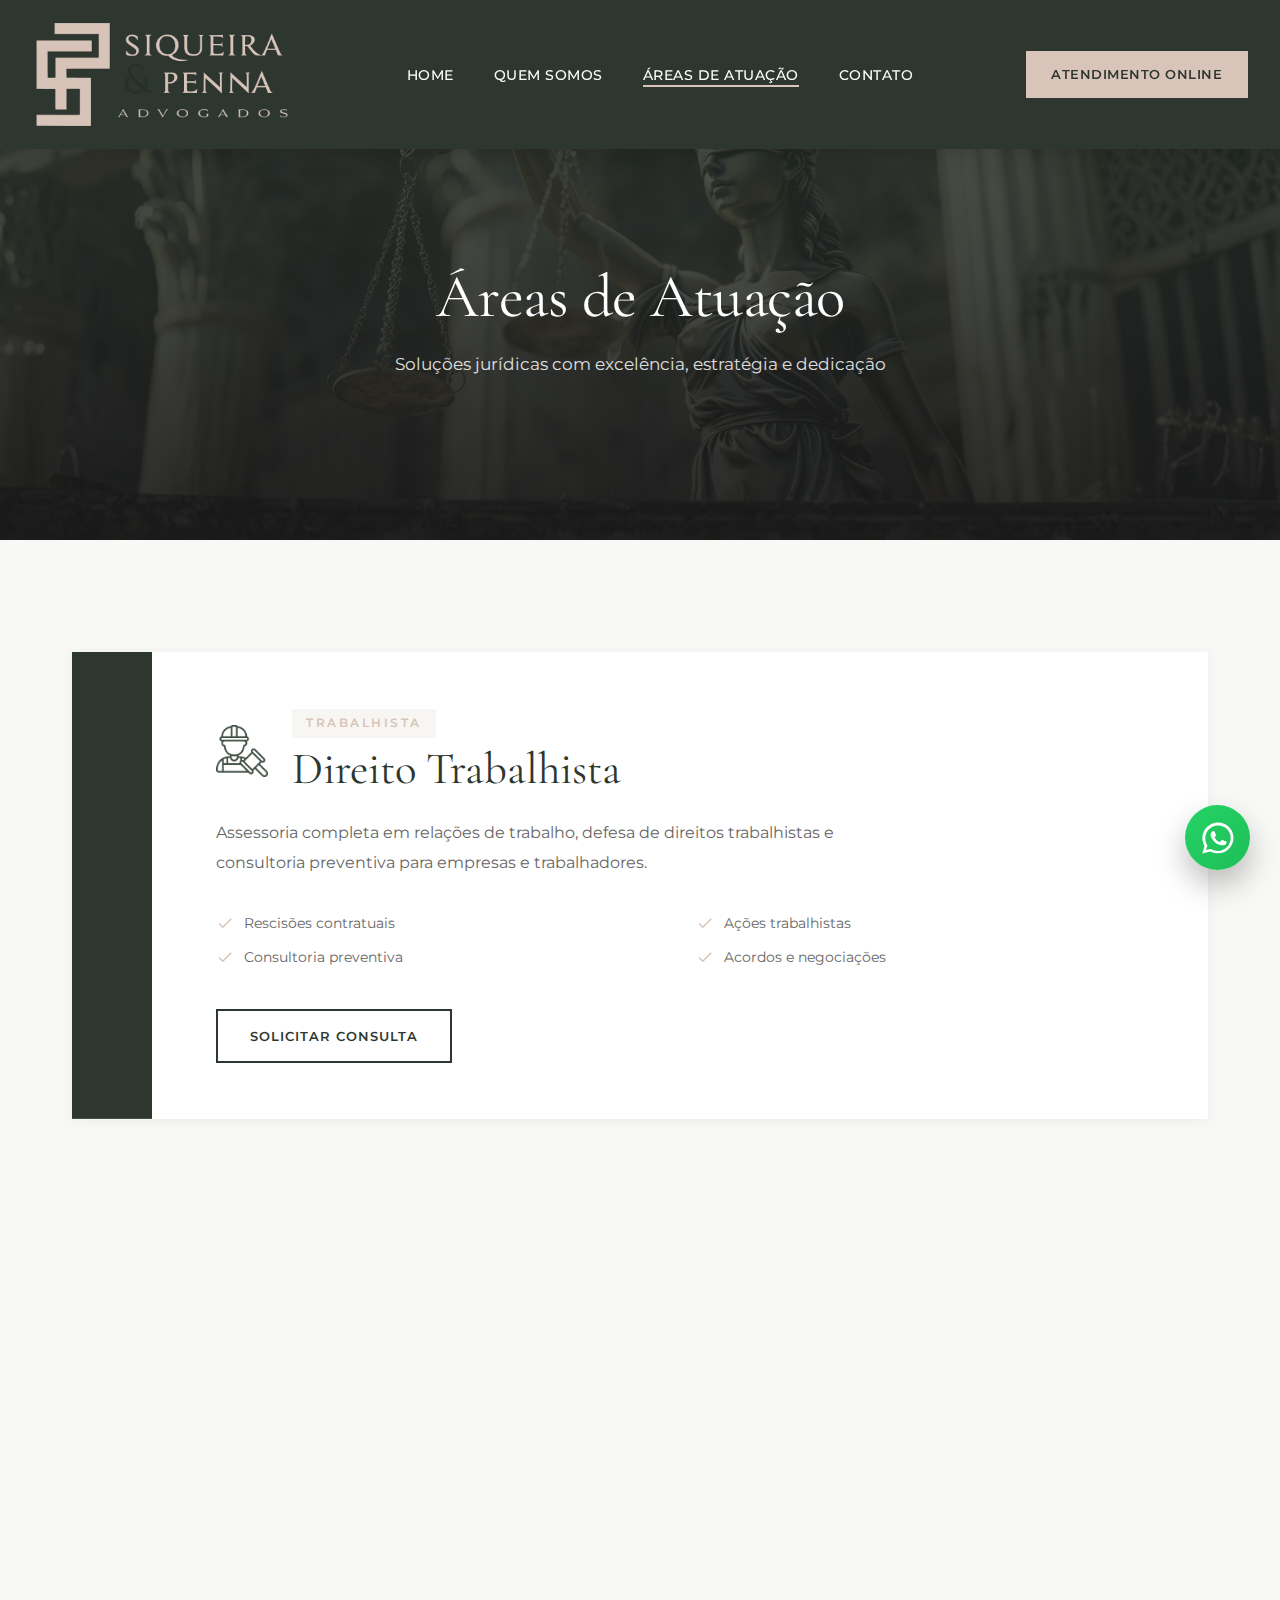
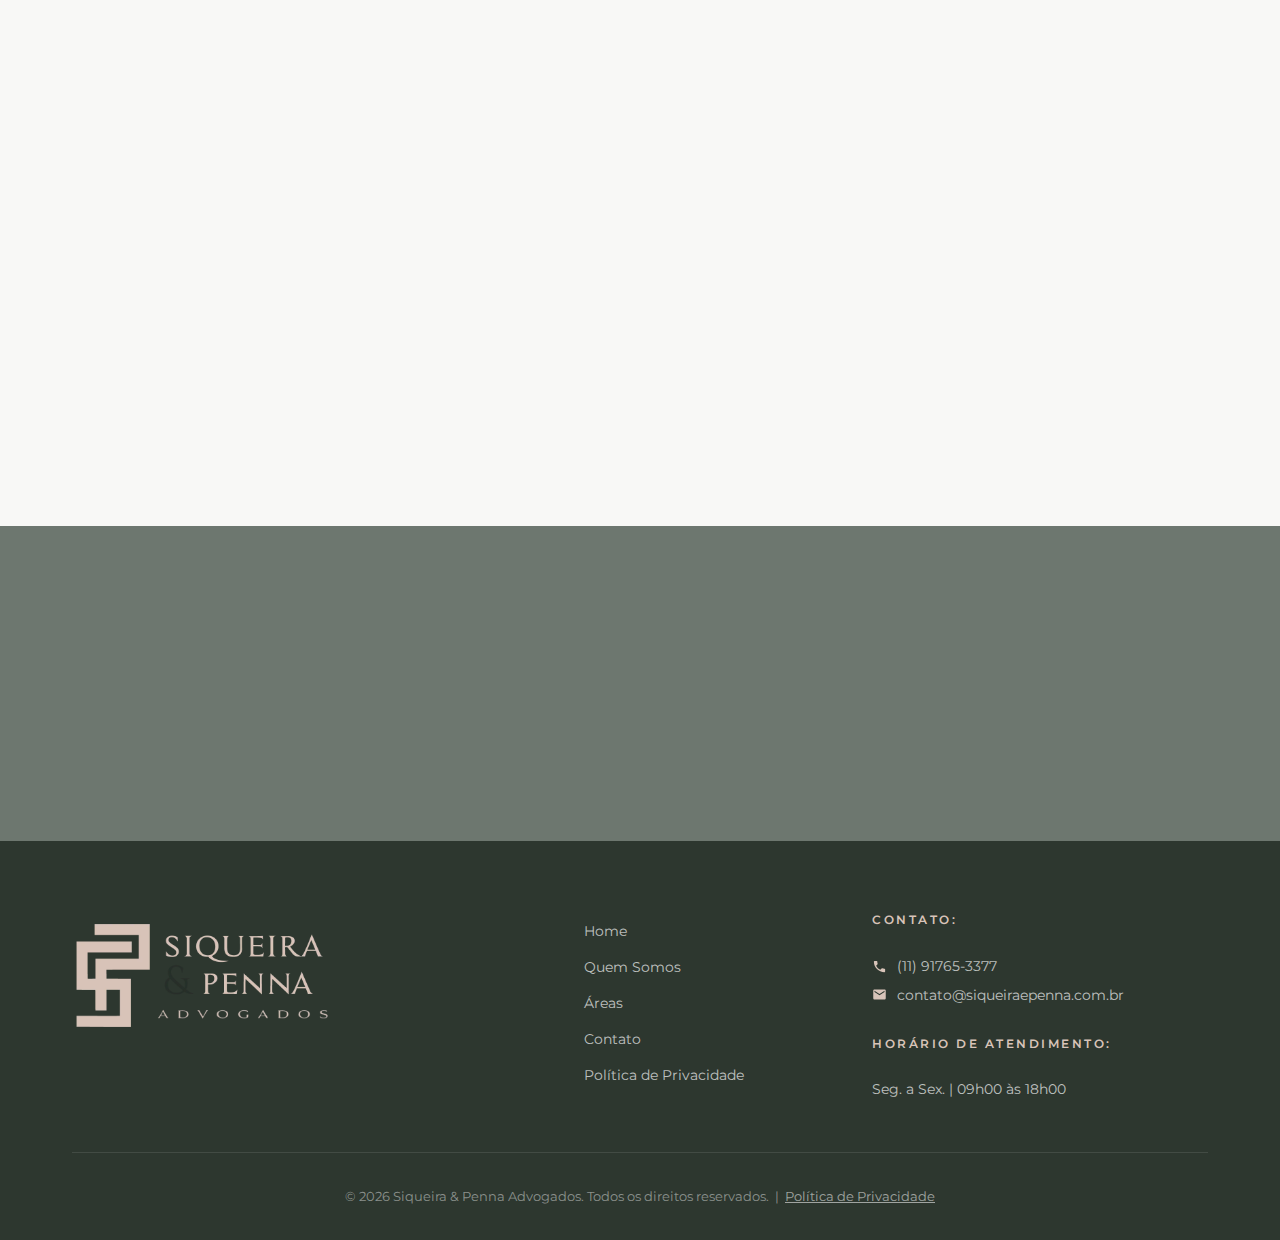
<file: areas.html>
<!DOCTYPE html>
<html lang="pt-BR">
<head>
    <meta charset="UTF-8">
    <meta name="viewport" content="width=device-width, initial-scale=1.0">

    <title>Áreas de Atuação | Siqueira & Penna Advogados - Osasco, SP</title>
    <meta name="description" content="Atuamos em Direito Trabalhista, Direito Consumerista e Direito Contratual. Assessoria jurídica completa para pessoas físicas e empresas em Osasco e região.">
    <meta name="robots" content="index, follow">
    <link rel="canonical" href="https://www.siqueiraepenna.com.br/areas.html">

    <meta property="og:type" content="website">
    <meta property="og:url" content="https://www.siqueiraepenna.com.br/areas.html">
    <meta property="og:title" content="Áreas de Atuação | Siqueira & Penna Advogados">
    <meta property="og:description" content="Direito Trabalhista, Consumerista e Contratual. Assessoria jurídica em Osasco, SP.">
    <meta property="og:image" content="https://www.siqueiraepenna.com.br/images/og-image.jpg">
    <meta property="og:locale" content="pt_BR">

    <link rel="stylesheet" href="style.css">
    <link rel="preconnect" href="https://fonts.googleapis.com">
    <link rel="preconnect" href="https://fonts.gstatic.com" crossorigin>
    <link href="https://fonts.googleapis.com/css2?family=Cormorant+Garamond:wght@300;400;500;600;700&family=Montserrat:wght@300;400;500;600;700&display=swap" rel="stylesheet">
</head>
<body>
    <nav class="navbar scrolled" id="navbar">
        <div class="nav-container">
            <a href="index.html" class="logo">
                <img src="images/logo-siqueira-penna.png" alt="Siqueira & Penna">
            </a>
            <button class="mobile-toggle" onclick="toggleMobileMenu()">
                <span></span><span></span><span></span>
            </button>
            <ul class="nav-links" id="navLinks">
                <li><a href="index.html" class="nav-link">Home</a></li>
                <li><a href="somos.html" class="nav-link">Quem Somos</a></li>
                <li><a href="areas.html" class="nav-link active">Áreas de Atuação</a></li>
                <li><a href="contato.html" class="nav-link">Contato</a></li>
            </ul>
            <a href="https://api.whatsapp.com/send?phone=5511917653377" class="btn-contact" target="_blank">Atendimento Online</a>
        </div>
    </nav>

    <section class="page-hero">
        <div class="hero-overlay"></div>
        <div class="hero-content">
            <h1 class="hero-title">Áreas de Atuação</h1>
            <p class="hero-subtitle">Soluções jurídicas com excelência, estratégia e dedicação</p>
        </div>
    </section>

    <section class="areas-page">
        <div class="container">

            <!-- TRABALHISTA -->
            <div class="area-bloco" data-aos="fade-up">
                <div class="area-bloco-numero"></div>
                <div class="area-bloco-body">
                    <div class="area-bloco-header">
                        <img src="images/trabalhista.png" alt="Ícone Direito Trabalhista" class="area-bloco-icon" loading="lazy">
                        <div>
                            <span class="area-bloco-tag">Trabalhista</span>
                            <h2>Direito Trabalhista</h2>
                        </div>
                    </div>
                    <p>Assessoria completa em relações de trabalho, defesa de direitos trabalhistas e consultoria preventiva para empresas e trabalhadores.</p>
                    <ul class="area-bloco-features">
                        <li><svg viewBox="0 0 24 24" fill="currentColor"><path d="M9 16.2L4.8 12l-1.4 1.4L9 19 21 7l-1.4-1.4L9 16.2z"/></svg>Rescisões contratuais</li>
                        <li><svg viewBox="0 0 24 24" fill="currentColor"><path d="M9 16.2L4.8 12l-1.4 1.4L9 19 21 7l-1.4-1.4L9 16.2z"/></svg>Ações trabalhistas</li>
                        <li><svg viewBox="0 0 24 24" fill="currentColor"><path d="M9 16.2L4.8 12l-1.4 1.4L9 19 21 7l-1.4-1.4L9 16.2z"/></svg>Consultoria preventiva</li>
                        <li><svg viewBox="0 0 24 24" fill="currentColor"><path d="M9 16.2L4.8 12l-1.4 1.4L9 19 21 7l-1.4-1.4L9 16.2z"/></svg>Acordos e negociações</li>
                    </ul>
                    <a href="contato.html" class="area-bloco-btn">Solicitar Consulta</a>
                </div>
            </div>

            <!-- CONSUMERISTA -->
            <div class="area-bloco area-bloco--alt" data-aos="fade-up">
                <div class="area-bloco-numero"></div>
                <div class="area-bloco-body">
                    <div class="area-bloco-header">
                        <img src="images/consumerista.svg" alt="Ícone Direito Consumerista" class="area-bloco-icon" loading="lazy">
                        <div>
                            <span class="area-bloco-tag">Consumerista</span>
                            <h2 style="color: rgba(255,255,255,0.92);">Direito Consumerista</h2>
                        </div>
                    </div>
                    <p>Defesa dos direitos do consumidor em casos de produtos defeituosos, serviços inadequados e práticas abusivas.</p>
                    <ul class="area-bloco-features">
                        <li><svg viewBox="0 0 24 24" fill="currentColor"><path d="M9 16.2L4.8 12l-1.4 1.4L9 19 21 7l-1.4-1.4L9 16.2z"/></svg>Produtos defeituosos</li>
                        <li><svg viewBox="0 0 24 24" fill="currentColor"><path d="M9 16.2L4.8 12l-1.4 1.4L9 19 21 7l-1.4-1.4L9 16.2z"/></svg>Cobranças indevidas</li>
                        <li><svg viewBox="0 0 24 24" fill="currentColor"><path d="M9 16.2L4.8 12l-1.4 1.4L9 19 21 7l-1.4-1.4L9 16.2z"/></svg>Negativação irregular</li>
                        <li><svg viewBox="0 0 24 24" fill="currentColor"><path d="M9 16.2L4.8 12l-1.4 1.4L9 19 21 7l-1.4-1.4L9 16.2z"/></svg>Contratos abusivos</li>
                    </ul>
                    <a href="contato.html" class="area-bloco-btn">Solicitar Consulta</a>
                </div>
            </div>

            <!-- CONTRATUAL -->
            <div class="area-bloco" data-aos="fade-up">
                <div class="area-bloco-numero"></div>
                <div class="area-bloco-body">
                    <div class="area-bloco-header">
                        <img src="images/contratual.svg" alt="Ícone Direito Contratual" class="area-bloco-icon" loading="lazy">
                        <div>
                            <span class="area-bloco-tag">Contratual</span>
                            <h2>Direito Contratual</h2>
                        </div>
                    </div>
                    <p>Elaboração, revisão e assessoria em contratos civis e empresariais para garantir segurança jurídica.</p>
                    <ul class="area-bloco-features">
                        <li><svg viewBox="0 0 24 24" fill="currentColor"><path d="M9 16.2L4.8 12l-1.4 1.4L9 19 21 7l-1.4-1.4L9 16.2z"/></svg>Elaboração de contratos</li>
                        <li><svg viewBox="0 0 24 24" fill="currentColor"><path d="M9 16.2L4.8 12l-1.4 1.4L9 19 21 7l-1.4-1.4L9 16.2z"/></svg>Revisão contratual</li>
                        <li><svg viewBox="0 0 24 24" fill="currentColor"><path d="M9 16.2L4.8 12l-1.4 1.4L9 19 21 7l-1.4-1.4L9 16.2z"/></svg>Análise de cláusulas</li>
                        <li><svg viewBox="0 0 24 24" fill="currentColor"><path d="M9 16.2L4.8 12l-1.4 1.4L9 19 21 7l-1.4-1.4L9 16.2z"/></svg>Negociação contratual</li>
                    </ul>
                    <a href="contato.html" class="area-bloco-btn">Solicitar Consulta</a>
                </div>
            </div>

        </div>
    </section>

    <section class="cta-section">
        <div class="container">
            <div class="cta-content" data-aos="zoom-in">
                <p>Agende uma consulta e descubra como podemos ajudá-lo</p>
                <a href="contato.html" class="btn-hero">Entre em Contato</a>
            </div>
        </div>
    </section>

    <footer class="footer">
        <div class="container">
            <div class="footer-content">
                <div class="footer-brand">
                    <img src="images/logo-siqueira-penna.png" alt="Siqueira & Penna" class="footer-logo">
                </div>
                <div class="footer-links">
                    <ul>
                        <li><a href="index.html">Home</a></li>
                        <li><a href="somos.html">Quem Somos</a></li>
                        <li><a href="areas.html">Áreas</a></li>
                        <li><a href="contato.html">Contato</a></li>
                        <li><a href="privacidade.html">Política de Privacidade</a></li>
                    </ul>
                </div>
                <div class="footer-contact">
                    <h4>Contato:</h4>
                    <p class="footer-icon">
                        <svg viewBox="0 0 24 24" fill="currentColor"><path d="M20 15.5c-1.25 0-2.45-.2-3.57-.57-.35-.11-.74-.03-1.02.24l-2.2 2.2c-2.83-1.44-5.15-3.75-6.59-6.59l2.2-2.21c.28-.26.36-.65.25-1C8.7 6.45 8.5 5.25 8.5 4c0-.55-.45-1-1-1H4c-.55 0-1 .45-1 1 0 9.39 7.61 17 17 17 .55 0 1-.45 1-1v-3.5c0-.55-.45-1-1-1z"/></svg>
                        (11) 91765-3377
                    </p>
                    <p class="footer-icon">
                        <svg viewBox="0 0 24 24" fill="currentColor"><path d="M20 4H4c-1.1 0-1.99.9-1.99 2L2 18c0 1.1.9 2 2 2h16c1.1 0 2-.9 2-2V6c0-1.1-.9-2-2-2zm0 4l-8 5-8-5V6l8 5 8-5v2z"/></svg>
                        contato@siqueiraepenna.com.br
                    </p>
                    <br>
                    <h4>Horário de Atendimento:</h4>
                    <p>Seg. a Sex. | 09h00 às 18h00</p>
                </div>
            </div>
            <div class="footer-bottom">
                <p>&copy; 2026 Siqueira & Penna Advogados. Todos os direitos reservados. &nbsp;|&nbsp; <a href="privacidade.html" style="color:rgba(255,255,255,0.55);text-decoration:underline;">Política de Privacidade</a></p>
            </div>
        </div>
    </footer>

    <a href="https://api.whatsapp.com/send?phone=5511917653377" class="whatsapp-float" target="_blank" aria-label="WhatsApp">
        <svg viewBox="0 0 32 32"><path d="M16 .4C7.4.4.4 7.3.4 16c0 2.8.7 5.5 2.1 7.9L.3 31.6l8-2.1c2.3 1.2 4.9 1.8 7.6 1.8 8.6 0 15.6-6.9 15.6-15.6S24.6.4 16 .4zm0 28.5c-2.4 0-4.7-.6-6.7-1.7l-.5-.3-4.7 1.2 1.3-4.6-.3-.5c-1.2-2-1.8-4.3-1.8-6.7 0-7 5.7-12.7 12.7-12.7S28.7 9 28.7 16 23 28.9 16 28.9zm7.1-9.6c-.4-.2-2.3-1.1-2.7-1.2-.4-.2-.6-.2-.9.2-.2.4-1 1.2-1.2 1.5-.2.2-.4.3-.8.1-.4-.2-1.7-.6-3.2-2-.1-.1-1.2-1.1-1.6-2.3-.2-.4 0-.6.1-.8.2-.2.4-.4.6-.6.2-.2.3-.4.5-.7.2-.3.1-.5 0-.7-.1-.2-.9-2.2-1.2-3-.3-.7-.6-.6-.9-.6h-.8c-.3 0-.7.1-1 .5-.3.4-1.4 1.3-1.4 3.2 0 1.9 1.4 3.7 1.6 4 .2.3 2.7 4.2 6.6 5.7.9.3 1.7.5 2.3.6 1 .2 1.9.1 2.6.1.8-.1 2.3-.9 2.6-1.8.3-.9.3-1.7.2-1.8-.1-.2-.3-.3-.7-.5z"/></svg>
        <span class="whatsapp-tooltip">Fale conosco</span>
    </a>


    <!-- Banner LGPD / Cookies -->
    <div class="cookie-banner" id="cookieBanner">
        <p>Utilizamos cookies essenciais para o funcionamento do site. Ao continuar navegando, você concorda com nossa <a href="privacidade.html">Política de Privacidade</a> em conformidade com a <strong>LGPD</strong>.</p>
        <div class="cookie-banner-btns">
            <button class="cookie-btn-accept" onclick="acceptCookies()">Aceitar</button>
            <button class="cookie-btn-reject" onclick="rejectCookies()">Recusar</button>
        </div>
    </div>

    <script src="https://unpkg.com/aos@2.3.1/dist/aos.js"></script>
    <script src="script.js"></script>
</body>
</html>
</file>
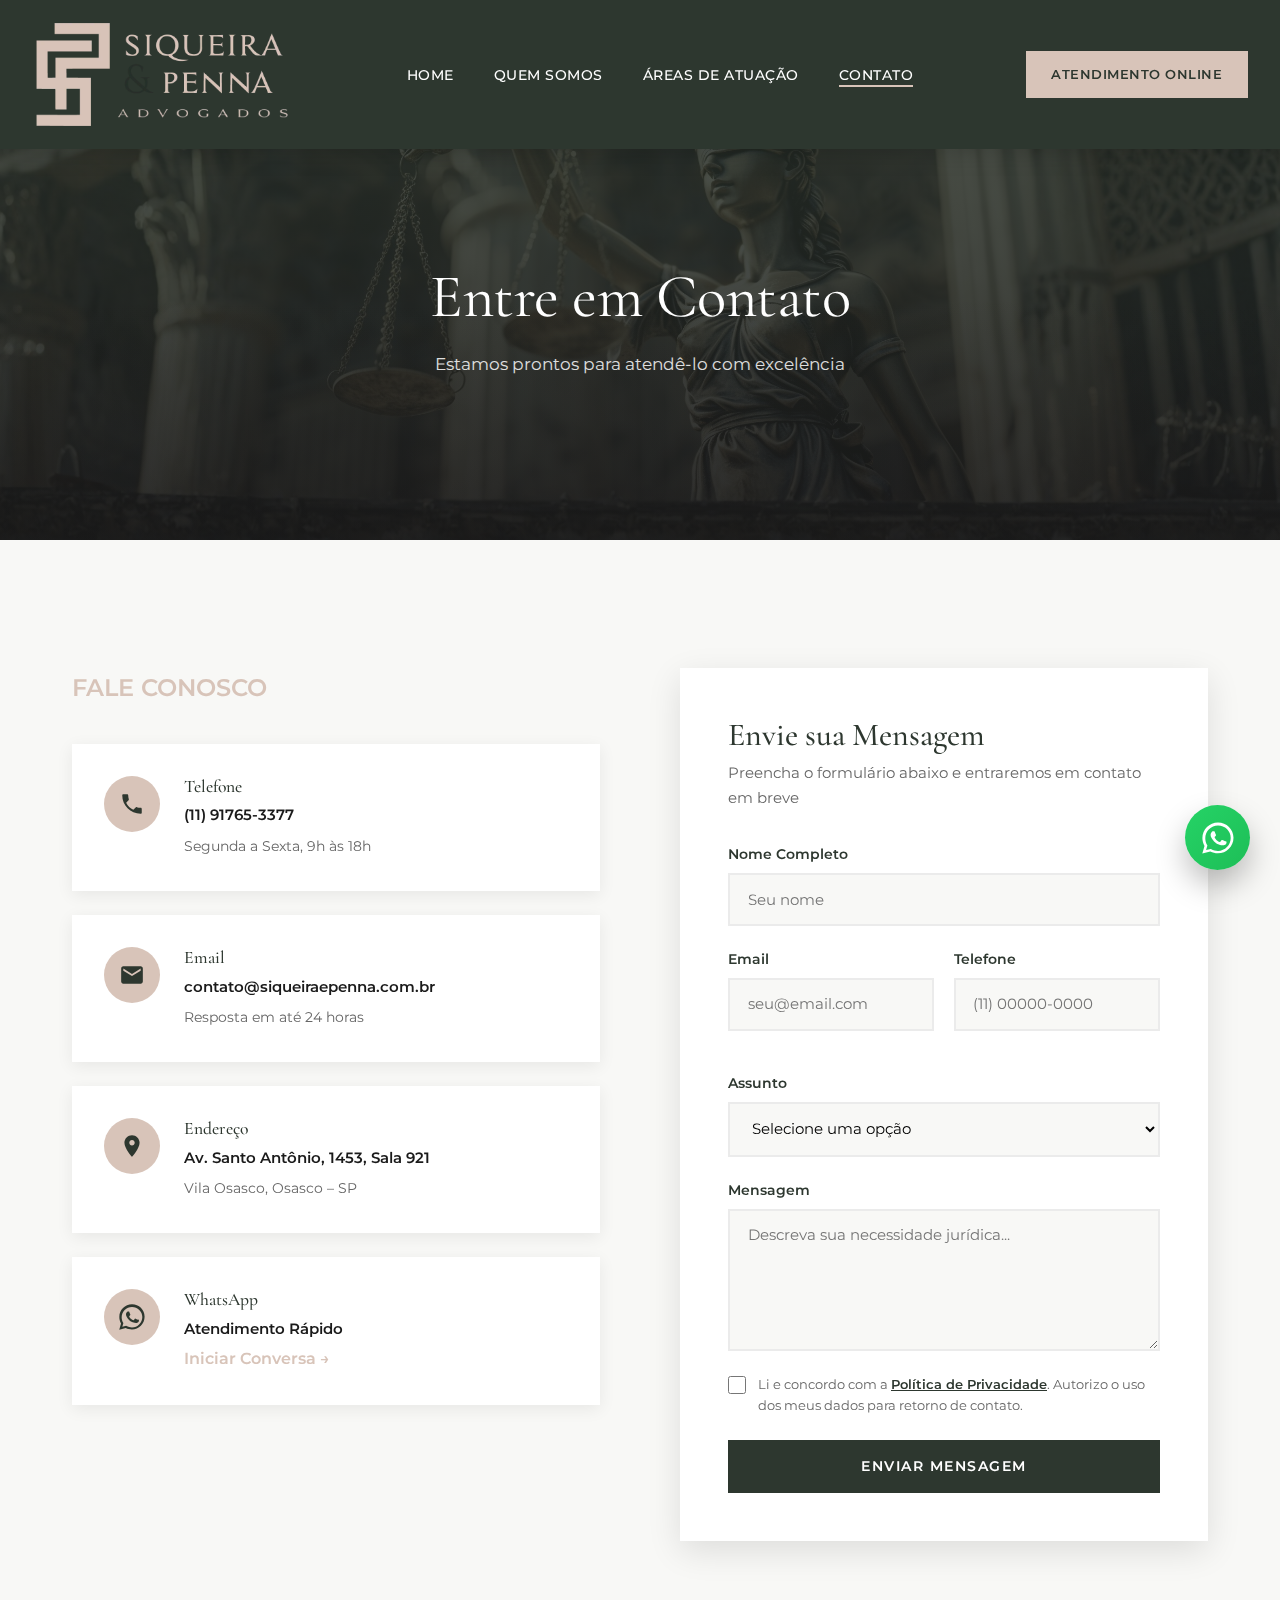
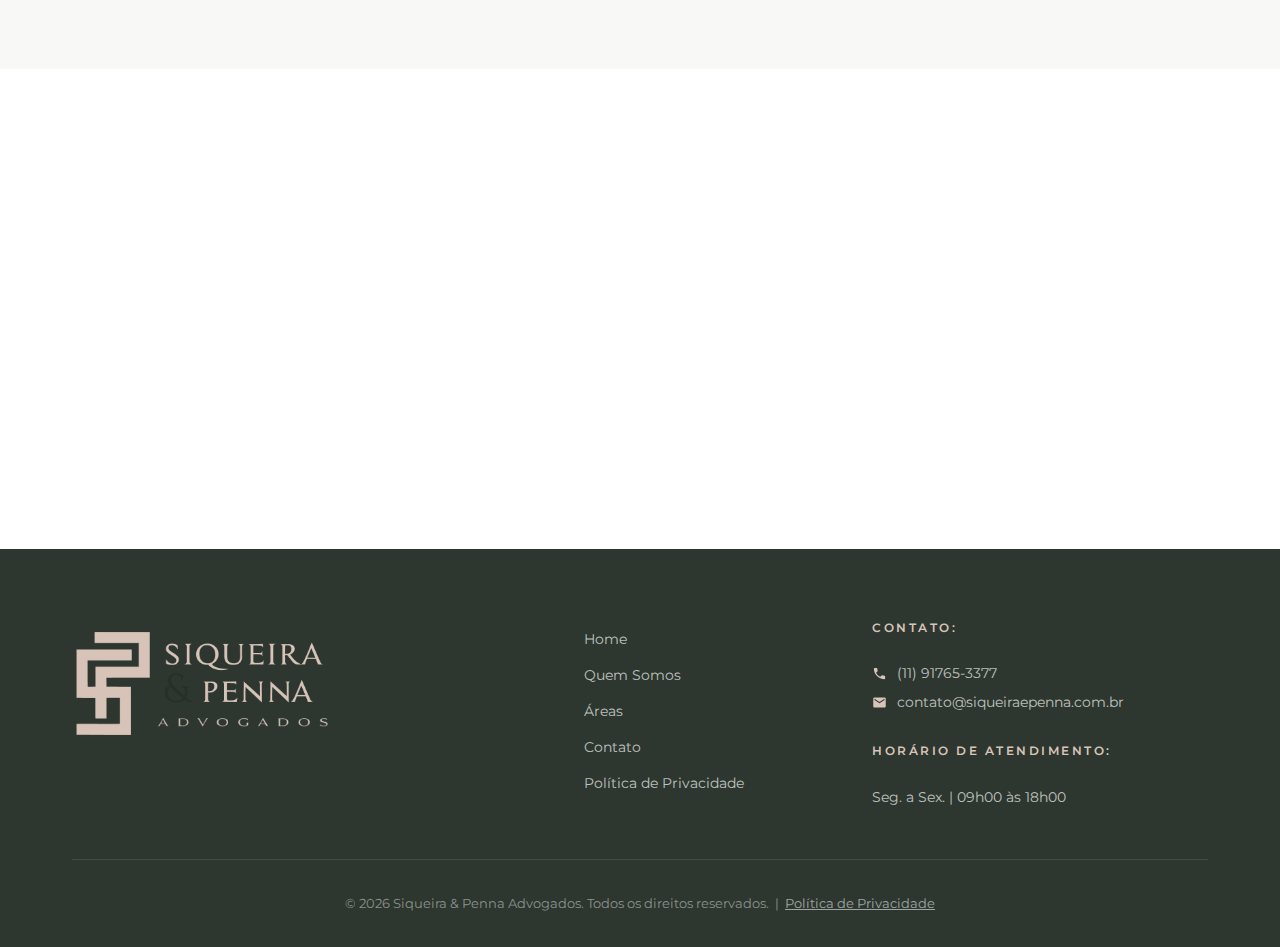
<file: contato.html>
<!DOCTYPE html>
<html lang="pt-BR">
<head>
    <meta charset="UTF-8">
    <meta name="viewport" content="width=device-width, initial-scale=1.0">

    <title>Contato | Siqueira & Penna Advogados - Osasco, SP</title>
    <meta name="description" content="Entre em contato com o escritório Siqueira & Penna Advogados. Atendemos em Osasco, SP. Telefone: (11) 91765-3377. Seg. a Sex. das 9h às 18h.">
    <meta name="robots" content="index, follow">
    <link rel="canonical" href="https://www.siqueiraepenna.com.br/contato.html">

    <meta property="og:type" content="website">
    <meta property="og:url" content="https://www.siqueiraepenna.com.br/contato.html">
    <meta property="og:title" content="Contato | Siqueira & Penna Advogados">
    <meta property="og:description" content="Fale com o escritório Siqueira & Penna. Osasco, SP. (11) 91765-3377.">
    <meta property="og:image" content="https://www.siqueiraepenna.com.br/images/og-image.jpg">
    <meta property="og:locale" content="pt_BR">

    <link rel="stylesheet" href="style.css">
    <link rel="preconnect" href="https://fonts.googleapis.com">
    <link rel="preconnect" href="https://fonts.gstatic.com" crossorigin>
    <link href="https://fonts.googleapis.com/css2?family=Cormorant+Garamond:wght@300;400;500;600;700&family=Montserrat:wght@300;400;500;600;700&display=swap" rel="stylesheet">
</head>
<body>
    <nav class="navbar scrolled" id="navbar">
        <div class="nav-container">
            <a href="index.html" class="logo">
                <img src="images/logo-siqueira-penna.png" alt="Siqueira & Penna">
            </a>
            <button class="mobile-toggle" onclick="toggleMobileMenu()">
                <span></span>
                <span></span>
                <span></span>
            </button>
            <ul class="nav-links" id="navLinks">
                <li><a href="index.html" class="nav-link">Home</a></li>
                <li><a href="somos.html" class="nav-link">Quem Somos</a></li>
                <li><a href="areas.html" class="nav-link">Áreas de Atuação</a></li>
                <li><a href="contato.html" class="nav-link active">Contato</a></li>
            </ul>
            <a href="https://api.whatsapp.com/send?phone=5511917653377" class="btn-contact" target="_blank">Atendimento Online</a>
        </div>
    </nav>

    <section class="page-hero">
        <div class="hero-overlay"></div>
        <div class="hero-content">
            <h1 class="hero-title">Entre em Contato</h1>
            <p class="hero-subtitle">Estamos prontos para atendê-lo com excelência</p>
        </div>
    </section>

    <section class="contato-page">
        <div class="container">
            <div class="contato-grid-page">
                <div class="contato-info-page" data-aos="fade-right">
                    <span class="label">Fale Conosco</span>
                    <br><br>
                    
                    <div class="contact-cards">
                        <div class="contact-card">
                            <div class="contact-card-icon">
                                <svg viewBox="0 0 24 24" fill="currentColor">
                                    <path d="M20 15.5c-1.25 0-2.45-.2-3.57-.57-.35-.11-.74-.03-1.02.24l-2.2 2.2c-2.83-1.44-5.15-3.75-6.59-6.59l2.2-2.21c.28-.26.36-.65.25-1C8.7 6.45 8.5 5.25 8.5 4c0-.55-.45-1-1-1H4c-.55 0-1 .45-1 1 0 9.39 7.61 17 17 17 .55 0 1-.45 1-1v-3.5c0-.55-.45-1-1-1z"/>
                                </svg>
                            </div>
                            <div class="contact-card-content">
                                <h4>Telefone</h4>
                                <p>(11) 91765-3377</p>
                                <span>Segunda a Sexta, 9h às 18h</span>
                            </div>
                        </div>

                        <div class="contact-card">
                            <div class="contact-card-icon">
                                <svg viewBox="0 0 24 24" fill="currentColor">
                                    <path d="M20 4H4c-1.1 0-1.99.9-1.99 2L2 18c0 1.1.9 2 2 2h16c1.1 0 2-.9 2-2V6c0-1.1-.9-2-2-2zm0 4l-8 5-8-5V6l8 5 8-5v2z"/>
                                </svg>
                            </div>
                            <div class="contact-card-content">
                                <h4>Email</h4>
                                <p>contato@siqueiraepenna.com.br</p>
                                <span>Resposta em até 24 horas</span>
                            </div>
                        </div>

                        <div class="contact-card">
                            <div class="contact-card-icon">
                                <svg viewBox="0 0 24 24" fill="currentColor">
                                    <path d="M12 2C8.13 2 5 5.13 5 9c0 5.25 7 13 7 13s7-7.75 7-13c0-3.87-3.13-7-7-7zm0 9.5c-1.38 0-2.5-1.12-2.5-2.5s1.12-2.5 2.5-2.5 2.5 1.12 2.5 2.5-1.12 2.5-2.5 2.5z"/>
                                </svg>
                            </div>
                            <div class="contact-card-content">
                                <h4>Endereço</h4>
                                <p>Av. Santo Antônio, 1453, Sala 921</p>
                                <span>Vila Osasco, Osasco – SP</span>
                            </div>
                        </div>

                        <div class="contact-card">
                            <div class="contact-card-icon">
                                <svg viewBox="0 0 32 32" fill="currentColor">
                                    <path d="M16 .4C7.4.4.4 7.3.4 16c0 2.8.7 5.5 2.1 7.9L.3 31.6l8-2.1c2.3 1.2 4.9 1.8 7.6 1.8 8.6 0 15.6-6.9 15.6-15.6S24.6.4 16 .4zm0 28.5c-2.4 0-4.7-.6-6.7-1.7l-.5-.3-4.7 1.2 1.3-4.6-.3-.5c-1.2-2-1.8-4.3-1.8-6.7 0-7 5.7-12.7 12.7-12.7S28.7 9 28.7 16 23 28.9 16 28.9zm7.1-9.6c-.4-.2-2.3-1.1-2.7-1.2-.4-.2-.6-.2-.9.2-.2.4-1 1.2-1.2 1.5-.2.2-.4.3-.8.1-.4-.2-1.7-.6-3.2-2-.1-.1-1.2-1.1-1.6-2.3-.2-.4 0-.6.1-.8.2-.2.4-.4.6-.6.2-.2.3-.4.5-.7.2-.3.1-.5 0-.7-.1-.2-.9-2.2-1.2-3-.3-.7-.6-.6-.9-.6h-.8c-.3 0-.7.1-1 .5-.3.4-1.4 1.3-1.4 3.2 0 1.9 1.4 3.7 1.6 4 .2.3 2.7 4.2 6.6 5.7.9.3 1.7.5 2.3.6 1 .2 1.9.1 2.6.1.8-.1 2.3-.9 2.6-1.8.3-.9.3-1.7.2-1.8-.1-.2-.3-.3-.7-.5z"/>
                                </svg>
                            </div>
                            <div class="contact-card-content">
                                <h4>WhatsApp</h4>
                                <p>Atendimento Rápido</p>
                                <a href="https://api.whatsapp.com/send?phone=5511917653377" class="whatsapp-link" target="_blank">Iniciar Conversa →</a>
                            </div>
                        </div>
                    </div>
                </div>

                <div class="contato-form-page" data-aos="fade-left">
                    <div class="form-box">
                        <h3>Envie sua Mensagem</h3>
                        <p>Preencha o formulário abaixo e entraremos em contato em breve</p>
                        <form onsubmit="handleSubmit(event)">
                            <div class="form-group-page">
                                <label>Nome Completo</label>
                                <input type="text" placeholder="Seu nome" required>
                            </div>
                            <div class="form-row-page">
                                <div class="form-group-page">
                                    <label>Email</label>
                                    <input type="email" placeholder="seu@email.com" required>
                                </div>
                                <div class="form-group-page">
                                    <label>Telefone</label>
                                    <input type="tel" placeholder="(11) 00000-0000" required>
                                </div>
                            </div>
                            <div class="form-group-page">
                                <label>Assunto</label>
                                <select required>
                                    <option value="">Selecione uma opção</option>
                                    <option value="trabalhista">Direito Trabalhista</option>
                                    <option value="consumerista">Direito Consumerista</option>
                                    <option value="contratual">Direito Contratual</option>
                                    <option value="outro">Outro</option>
                                </select>
                            </div>
                            <div class="form-group-page">
                                <label>Mensagem</label>
                                <textarea rows="6" placeholder="Descreva sua necessidade jurídica..." required></textarea>
                            </div>
                            <label class="form-consent">
                                <input type="checkbox" required>
                                <span>Li e concordo com a <a href="privacidade.html" target="_blank">Política de Privacidade</a>. Autorizo o uso dos meus dados para retorno de contato.</span>
                            </label>
                            <button type="submit" class="btn-submit-page">Enviar Mensagem</button>
                        </form>
                    </div>
                </div>
            </div>
        </div>
    </section>

    <section class="map-section">
        <div class="map-container-full">
            <iframe 
                src="https://www.google.com/maps/embed?pb=!1m18!1m12!1m3!1d3658.0877787954086!2d-46.78844492378632!3d-23.53279596085855!2m3!1f0!2f0!3f0!3m2!1i1024!2i768!4f13.1!3m3!1m2!1s0x94ceff1e5d9c3c5d%3A0x7e8b9f3c5d9c3c5d!2sAv.%20Santo%20Ant%C3%B4nio%2C%201453%20-%20Vila%20Osasco%2C%20Osasco%20-%20SP%2C%2006083-210!5e0!3m2!1spt-BR!2sbr!4v1709000000000!5m2!1spt-BR!2sbr"
                allowfullscreen 
                loading="lazy">
            </iframe>
        </div>
    </section>

    <footer class="footer">
        <div class="container">
            <div class="footer-content">
                <div class="footer-brand">
                    <img src="images/logo-siqueira-penna.png" alt="Siqueira & Penna" class="footer-logo">
                </div>
                <div class="footer-links">
                    <ul>
                        <li><a href="index.html">Home</a></li>
                        <li><a href="somos.html">Quem Somos</a></li>
                        <li><a href="areas.html">Áreas</a></li>
                        <li><a href="contato.html">Contato</a></li>
                        <li><a href="privacidade.html">Política de Privacidade</a></li>
                    </ul>
                </div>
                <div class="footer-contact">
                    <h4>Contato:</h4>
                    <p class="footer-icon">
                        <svg viewBox="0 0 24 24" fill="currentColor">
                            <path
                                d="M20 15.5c-1.25 0-2.45-.2-3.57-.57-.35-.11-.74-.03-1.02.24l-2.2 2.2c-2.83-1.44-5.15-3.75-6.59-6.59l2.2-2.21c.28-.26.36-.65.25-1C8.7 6.45 8.5 5.25 8.5 4c0-.55-.45-1-1-1H4c-.55 0-1 .45-1 1 0 9.39 7.61 17 17 17 .55 0 1-.45 1-1v-3.5c0-.55-.45-1-1-1z" />
                        </svg>
                        (11) 91765-3377
                    </p>

                    <p class="footer-icon">
                        <svg viewBox="0 0 24 24" fill="currentColor">
                            <path
                                d="M20 4H4c-1.1 0-1.99.9-1.99 2L2 18c0 1.1.9 2 2 2h16c1.1 0 2-.9 2-2V6c0-1.1-.9-2-2-2zm0 4l-8 5-8-5V6l8 5 8-5v2z" />
                        </svg>
                        contato@siqueiraepenna.com.br
                    </p>
                    <br>
                    <h4>Horário de Atendimento:</h4>
                    <p>Seg. a Sex. | 09h00 às 18h00</p>

                </div>
            </div>
            <div class="footer-bottom">
                <p>&copy; 2026 Siqueira & Penna Advogados. Todos os direitos reservados. &nbsp;|&nbsp; <a href="privacidade.html" style="color:rgba(255,255,255,0.55);text-decoration:underline;">Política de Privacidade</a></p>
            </div>
        </div>
    </footer>

    <a href="https://api.whatsapp.com/send?phone=5511917653377" 
   class="whatsapp-float" 
   target="_blank" 
   aria-label="Fale conosco no WhatsApp">

    <svg viewBox="0 0 32 32">
        <path d="M16 .4C7.4.4.4 7.3.4 16c0 2.8.7 5.5 2.1 7.9L.3 31.6l8-2.1c2.3 1.2 4.9 1.8 7.6 1.8 8.6 0 15.6-6.9 15.6-15.6S24.6.4 16 .4zm0 28.5c-2.4 0-4.7-.6-6.7-1.7l-.5-.3-4.7 1.2 1.3-4.6-.3-.5c-1.2-2-1.8-4.3-1.8-6.7 0-7 5.7-12.7 12.7-12.7S28.7 9 28.7 16 23 28.9 16 28.9zm7.1-9.6c-.4-.2-2.3-1.1-2.7-1.2-.4-.2-.6-.2-.9.2-.2.4-1 1.2-1.2 1.5-.2.2-.4.3-.8.1-.4-.2-1.7-.6-3.2-2-.1-.1-1.2-1.1-1.6-2.3-.2-.4 0-.6.1-.8.2-.2.4-.4.6-.6.2-.2.3-.4.5-.7.2-.3.1-.5 0-.7-.1-.2-.9-2.2-1.2-3-.3-.7-.6-.6-.9-.6h-.8c-.3 0-.7.1-1 .5-.3.4-1.4 1.3-1.4 3.2 0 1.9 1.4 3.7 1.6 4 .2.3 2.7 4.2 6.6 5.7.9.3 1.7.5 2.3.6 1 .2 1.9.1 2.6.1.8-.1 2.3-.9 2.6-1.8.3-.9.3-1.7.2-1.8-.1-.2-.3-.3-.7-.5z"/>
    </svg>

    <span class="whatsapp-tooltip">Fale conosco</span>
    </a>


    <!-- Banner LGPD / Cookies -->
    <div class="cookie-banner" id="cookieBanner">
        <p>Utilizamos cookies essenciais para o funcionamento do site. Ao continuar navegando, você concorda com nossa <a href="privacidade.html">Política de Privacidade</a> em conformidade com a <strong>LGPD</strong>.</p>
        <div class="cookie-banner-btns">
            <button class="cookie-btn-accept" onclick="acceptCookies()">Aceitar</button>
            <button class="cookie-btn-reject" onclick="rejectCookies()">Recusar</button>
        </div>
    </div>

    <script src="https://unpkg.com/aos@2.3.1/dist/aos.js"></script>
    <script src="script.js"></script>
</body>
</html>
</file>
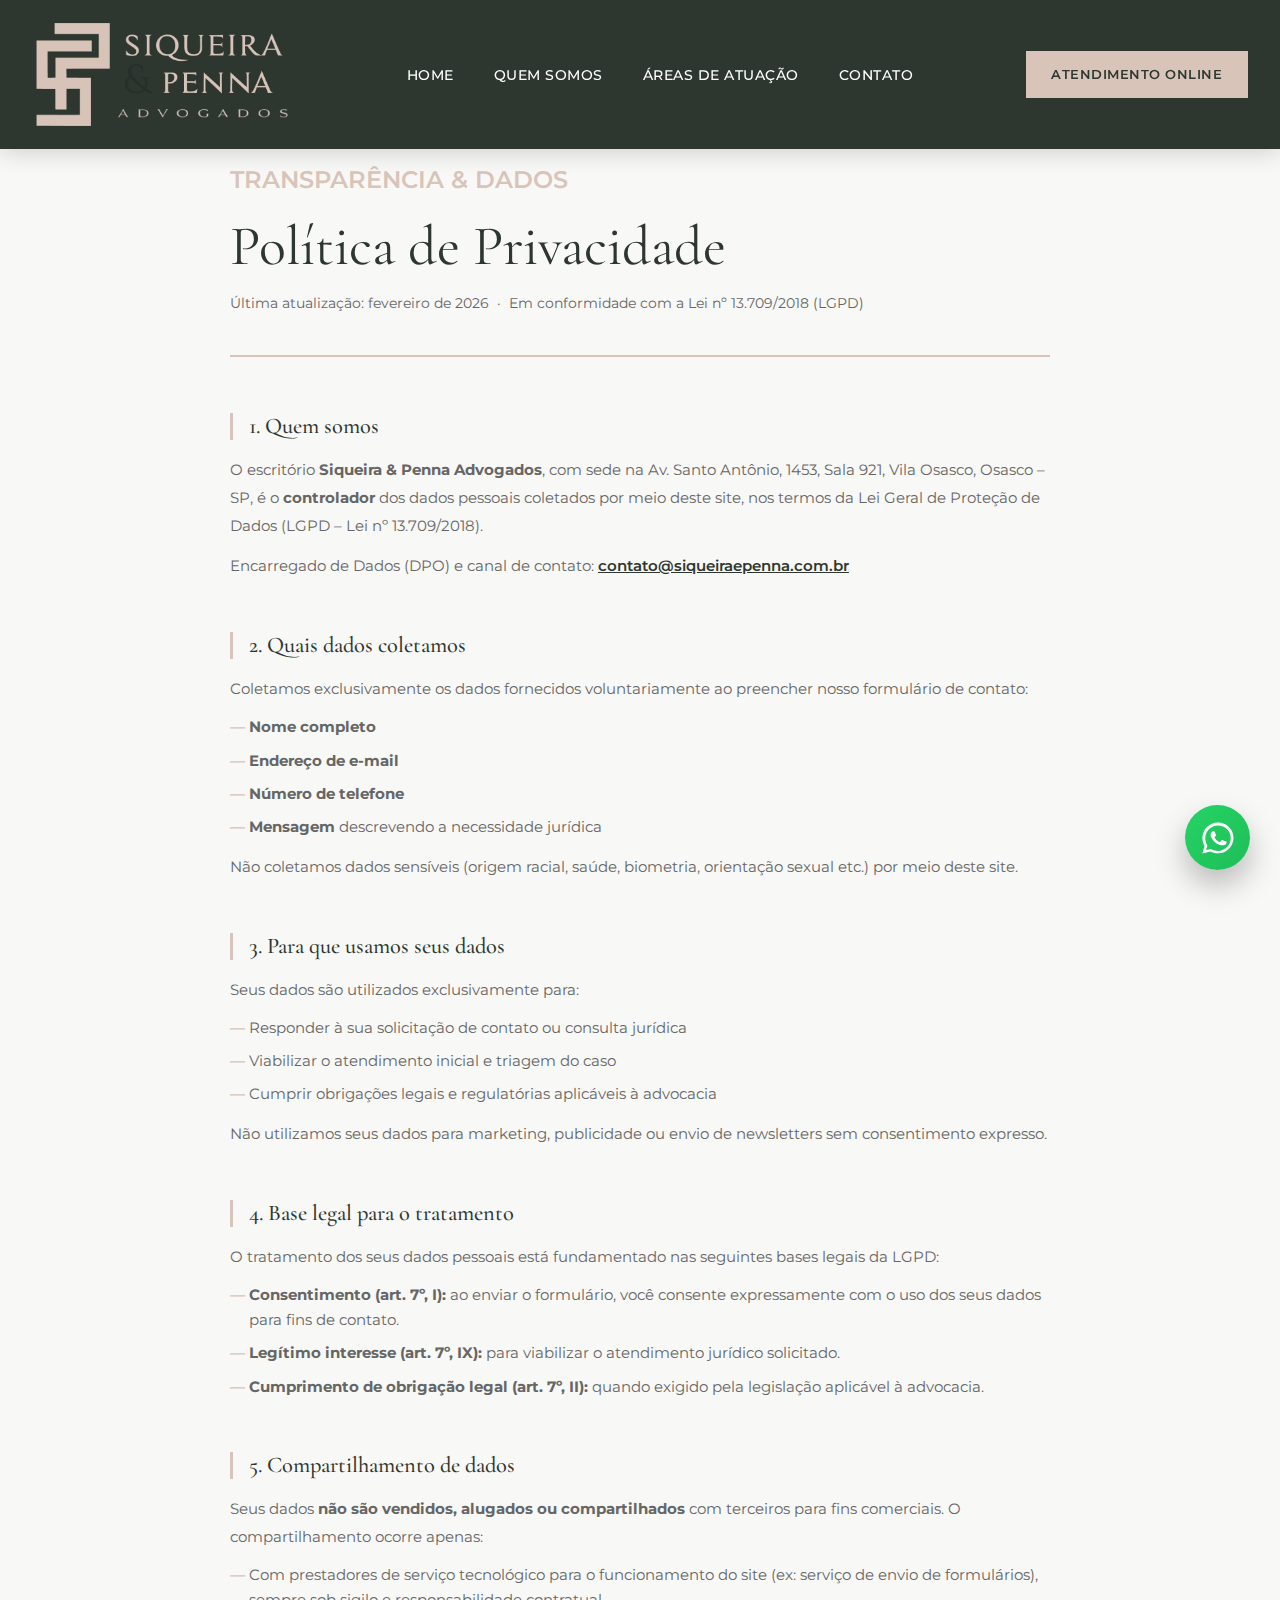
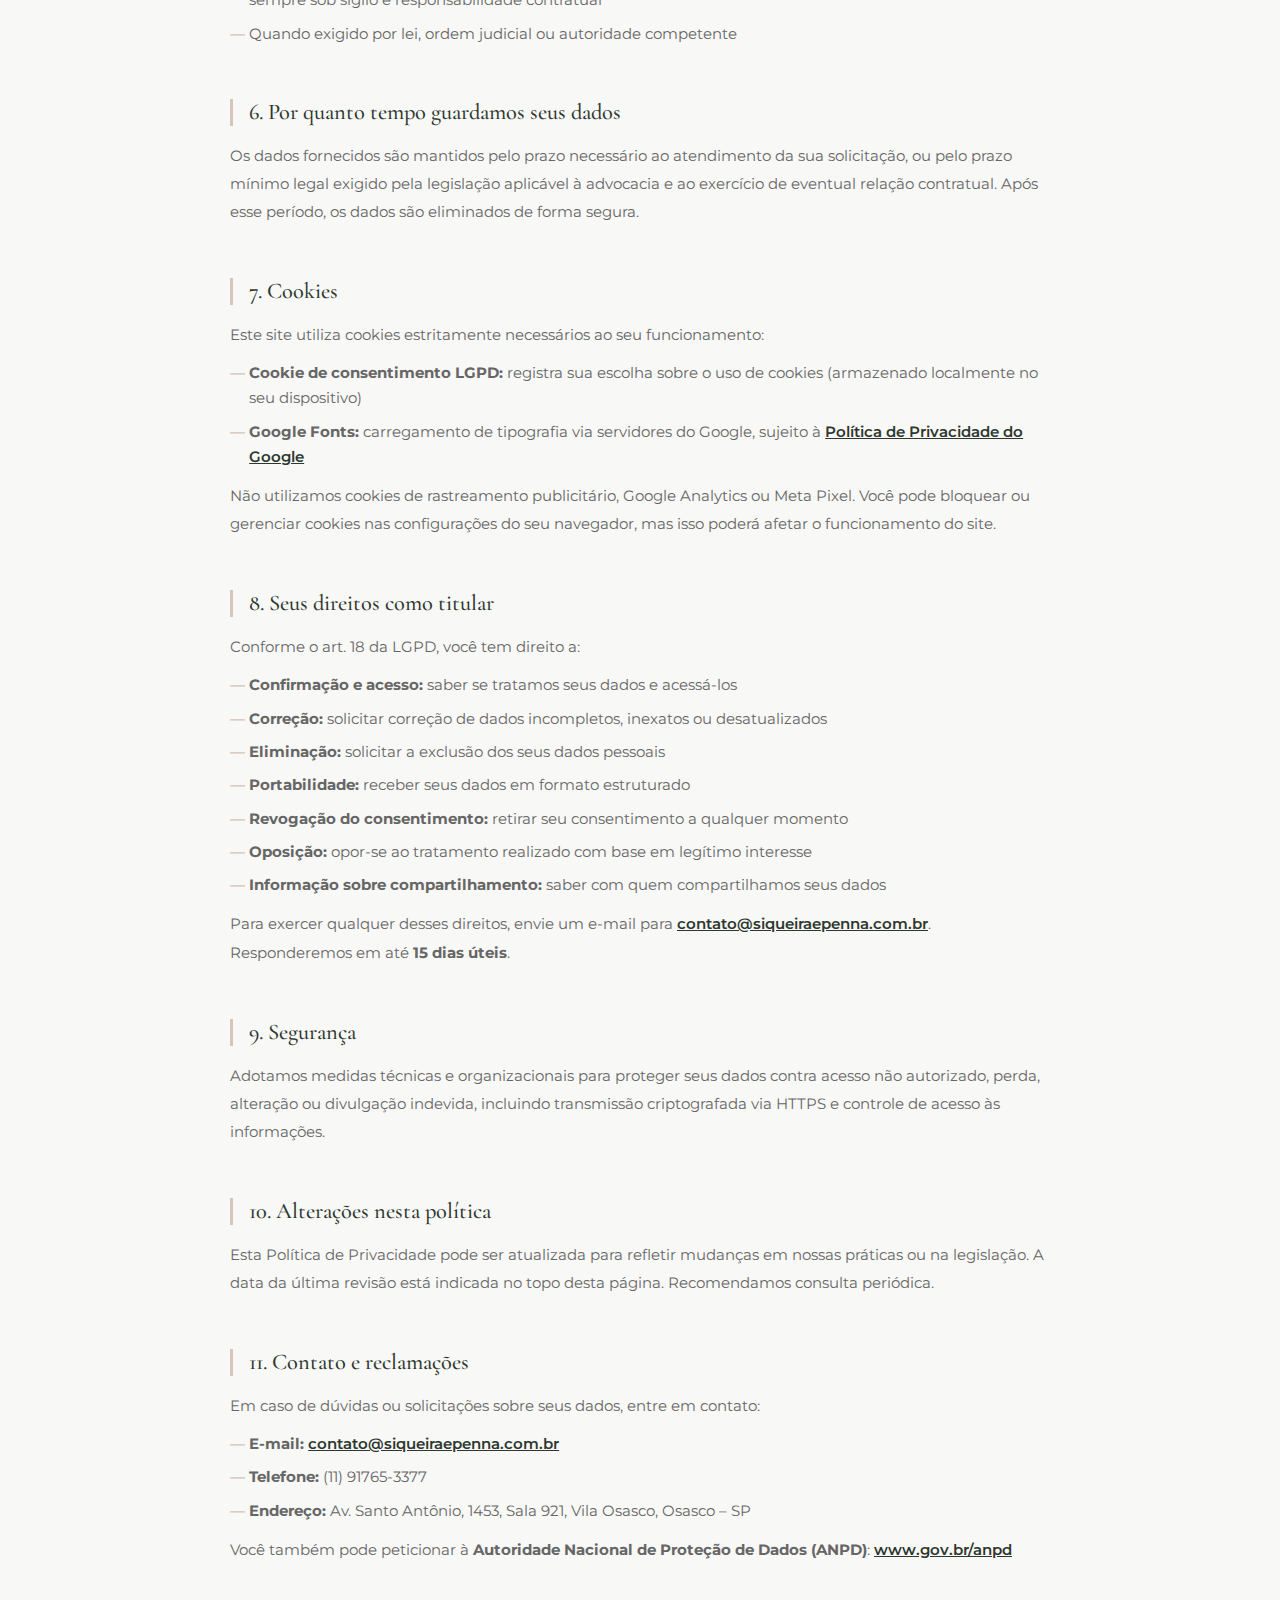
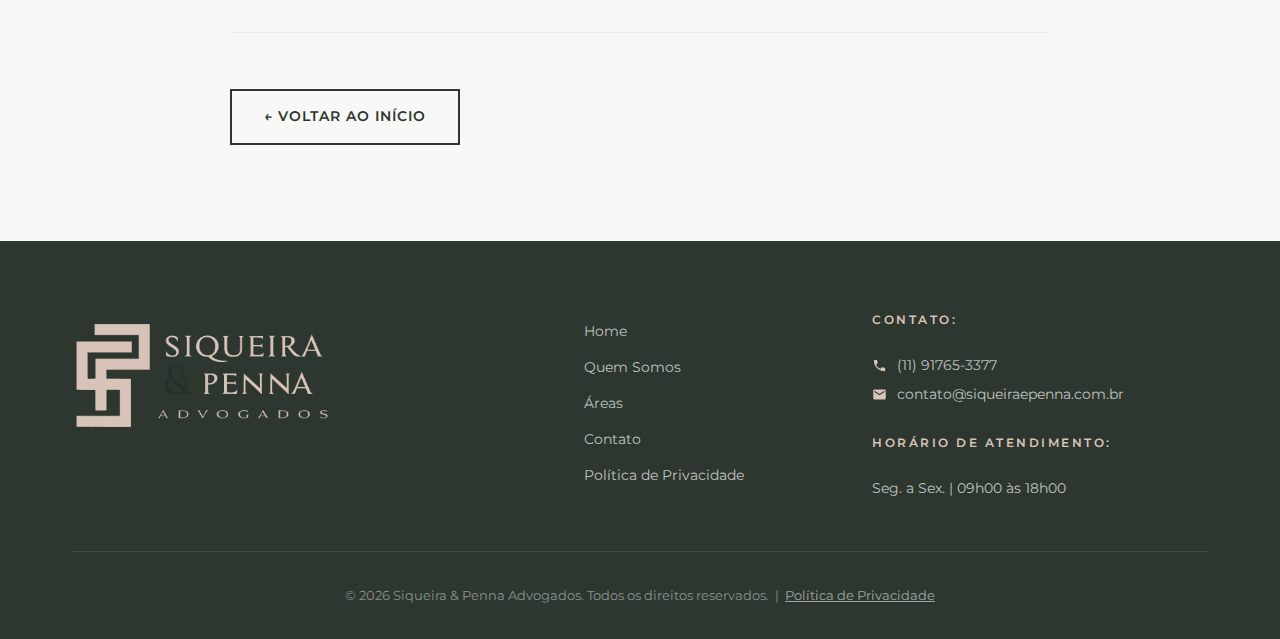
<file: privacidade.html>
<!DOCTYPE html>
<html lang="pt-BR">
<head>
    <meta charset="UTF-8">
    <meta name="viewport" content="width=device-width, initial-scale=1.0">
    <title>Política de Privacidade | Siqueira &amp; Penna Advogados</title>
    <meta name="description" content="Política de Privacidade do escritório Siqueira & Penna Advogados. Saiba como seus dados pessoais são tratados conforme a LGPD.">
    <meta name="robots" content="noindex, follow">
    <link rel="canonical" href="https://www.siqueiraepenna.com.br/privacidade.html">
    <link rel="stylesheet" href="style.css">
    <link rel="preconnect" href="https://fonts.googleapis.com">
    <link rel="preconnect" href="https://fonts.gstatic.com" crossorigin>
    <link href="https://fonts.googleapis.com/css2?family=Cormorant+Garamond:wght@300;400;500;600;700&family=Montserrat:wght@300;400;500;600;700&display=swap" rel="stylesheet">
</head>
<body>

    <nav class="navbar scrolled" id="navbar">
        <div class="nav-container">
            <a href="index.html" class="logo">
                <img src="images/logo-siqueira-penna.png" alt="Siqueira &amp; Penna">
            </a>
            <button class="mobile-toggle" onclick="toggleMobileMenu()" aria-label="Menu">
                <span></span><span></span><span></span>
            </button>
            <ul class="nav-links" id="navLinks">
                <li><a href="index.html" class="nav-link">Home</a></li>
                <li><a href="somos.html" class="nav-link">Quem Somos</a></li>
                <li><a href="areas.html" class="nav-link">Áreas de Atuação</a></li>
                <li><a href="contato.html" class="nav-link">Contato</a></li>
            </ul>
            <a href="https://api.whatsapp.com/send?phone=5511917653377" class="btn-contact" target="_blank">Atendimento Online</a>
        </div>
    </nav>

    <section class="privacidade-page">
        <div class="container">
            <div class="privacidade-content">

                <div class="privacidade-header">
                    <span class="label">Transparência &amp; Dados</span>
                    <h1>Política de Privacidade</h1>
                    <p class="privacidade-meta">Última atualização: fevereiro de 2026 &nbsp;·&nbsp; Em conformidade com a Lei nº 13.709/2018 (LGPD)</p>
                </div>

                <div class="privacidade-body">

                    <div class="priv-section">
                        <h2>1. Quem somos</h2>
                        <p>O escritório <strong>Siqueira &amp; Penna Advogados</strong>, com sede na Av. Santo Antônio, 1453, Sala 921, Vila Osasco, Osasco – SP, é o <strong>controlador</strong> dos dados pessoais coletados por meio deste site, nos termos da Lei Geral de Proteção de Dados (LGPD – Lei nº 13.709/2018).</p>
                        <p>Encarregado de Dados (DPO) e canal de contato: <a href="mailto:contato@siqueiraepenna.com.br">contato@siqueiraepenna.com.br</a></p>
                    </div>

                    <div class="priv-section">
                        <h2>2. Quais dados coletamos</h2>
                        <p>Coletamos exclusivamente os dados fornecidos voluntariamente ao preencher nosso formulário de contato:</p>
                        <ul>
                            <li><strong>Nome completo</strong></li>
                            <li><strong>Endereço de e-mail</strong></li>
                            <li><strong>Número de telefone</strong></li>
                            <li><strong>Mensagem</strong> descrevendo a necessidade jurídica</li>
                        </ul>
                        <p>Não coletamos dados sensíveis (origem racial, saúde, biometria, orientação sexual etc.) por meio deste site.</p>
                    </div>

                    <div class="priv-section">
                        <h2>3. Para que usamos seus dados</h2>
                        <p>Seus dados são utilizados exclusivamente para:</p>
                        <ul>
                            <li>Responder à sua solicitação de contato ou consulta jurídica</li>
                            <li>Viabilizar o atendimento inicial e triagem do caso</li>
                            <li>Cumprir obrigações legais e regulatórias aplicáveis à advocacia</li>
                        </ul>
                        <p>Não utilizamos seus dados para marketing, publicidade ou envio de newsletters sem consentimento expresso.</p>
                    </div>

                    <div class="priv-section">
                        <h2>4. Base legal para o tratamento</h2>
                        <p>O tratamento dos seus dados pessoais está fundamentado nas seguintes bases legais da LGPD:</p>
                        <ul>
                            <li><strong>Consentimento (art. 7º, I):</strong> ao enviar o formulário, você consente expressamente com o uso dos seus dados para fins de contato.</li>
                            <li><strong>Legítimo interesse (art. 7º, IX):</strong> para viabilizar o atendimento jurídico solicitado.</li>
                            <li><strong>Cumprimento de obrigação legal (art. 7º, II):</strong> quando exigido pela legislação aplicável à advocacia.</li>
                        </ul>
                    </div>

                    <div class="priv-section">
                        <h2>5. Compartilhamento de dados</h2>
                        <p>Seus dados <strong>não são vendidos, alugados ou compartilhados</strong> com terceiros para fins comerciais. O compartilhamento ocorre apenas:</p>
                        <ul>
                            <li>Com prestadores de serviço tecnológico para o funcionamento do site (ex: serviço de envio de formulários), sempre sob sigilo e responsabilidade contratual</li>
                            <li>Quando exigido por lei, ordem judicial ou autoridade competente</li>
                        </ul>
                    </div>

                    <div class="priv-section">
                        <h2>6. Por quanto tempo guardamos seus dados</h2>
                        <p>Os dados fornecidos são mantidos pelo prazo necessário ao atendimento da sua solicitação, ou pelo prazo mínimo legal exigido pela legislação aplicável à advocacia e ao exercício de eventual relação contratual. Após esse período, os dados são eliminados de forma segura.</p>
                    </div>

                    <div class="priv-section">
                        <h2>7. Cookies</h2>
                        <p>Este site utiliza cookies estritamente necessários ao seu funcionamento:</p>
                        <ul>
                            <li><strong>Cookie de consentimento LGPD:</strong> registra sua escolha sobre o uso de cookies (armazenado localmente no seu dispositivo)</li>
                            <li><strong>Google Fonts:</strong> carregamento de tipografia via servidores do Google, sujeito à <a href="https://policies.google.com/privacy" target="_blank" rel="noopener">Política de Privacidade do Google</a></li>
                        </ul>
                        <p>Não utilizamos cookies de rastreamento publicitário, Google Analytics ou Meta Pixel. Você pode bloquear ou gerenciar cookies nas configurações do seu navegador, mas isso poderá afetar o funcionamento do site.</p>
                    </div>

                    <div class="priv-section">
                        <h2>8. Seus direitos como titular</h2>
                        <p>Conforme o art. 18 da LGPD, você tem direito a:</p>
                        <ul>
                            <li><strong>Confirmação e acesso:</strong> saber se tratamos seus dados e acessá-los</li>
                            <li><strong>Correção:</strong> solicitar correção de dados incompletos, inexatos ou desatualizados</li>
                            <li><strong>Eliminação:</strong> solicitar a exclusão dos seus dados pessoais</li>
                            <li><strong>Portabilidade:</strong> receber seus dados em formato estruturado</li>
                            <li><strong>Revogação do consentimento:</strong> retirar seu consentimento a qualquer momento</li>
                            <li><strong>Oposição:</strong> opor-se ao tratamento realizado com base em legítimo interesse</li>
                            <li><strong>Informação sobre compartilhamento:</strong> saber com quem compartilhamos seus dados</li>
                        </ul>
                        <p>Para exercer qualquer desses direitos, envie um e-mail para <a href="mailto:contato@siqueiraepenna.com.br">contato@siqueiraepenna.com.br</a>. Responderemos em até <strong>15 dias úteis</strong>.</p>
                    </div>

                    <div class="priv-section">
                        <h2>9. Segurança</h2>
                        <p>Adotamos medidas técnicas e organizacionais para proteger seus dados contra acesso não autorizado, perda, alteração ou divulgação indevida, incluindo transmissão criptografada via HTTPS e controle de acesso às informações.</p>
                    </div>

                    <div class="priv-section">
                        <h2>10. Alterações nesta política</h2>
                        <p>Esta Política de Privacidade pode ser atualizada para refletir mudanças em nossas práticas ou na legislação. A data da última revisão está indicada no topo desta página. Recomendamos consulta periódica.</p>
                    </div>

                    <div class="priv-section">
                        <h2>11. Contato e reclamações</h2>
                        <p>Em caso de dúvidas ou solicitações sobre seus dados, entre em contato:</p>
                        <ul>
                            <li><strong>E-mail:</strong> <a href="mailto:contato@siqueiraepenna.com.br">contato@siqueiraepenna.com.br</a></li>
                            <li><strong>Telefone:</strong> (11) 91765-3377</li>
                            <li><strong>Endereço:</strong> Av. Santo Antônio, 1453, Sala 921, Vila Osasco, Osasco – SP</li>
                        </ul>
                        <p>Você também pode peticionar à <strong>Autoridade Nacional de Proteção de Dados (ANPD)</strong>: <a href="https://www.gov.br/anpd" target="_blank" rel="noopener">www.gov.br/anpd</a></p>
                    </div>

                </div>

                <div class="privacidade-footer">
                    <a href="index.html" class="btn-outline">← Voltar ao início</a>
                </div>

            </div>
        </div>
    </section>

    <footer class="footer">
        <div class="container">
            <div class="footer-content">
                <div class="footer-brand">
                    <img src="images/logo-siqueira-penna.png" alt="Siqueira &amp; Penna" class="footer-logo">
                </div>
                <div class="footer-links">
                    <ul>
                        <li><a href="index.html">Home</a></li>
                        <li><a href="somos.html">Quem Somos</a></li>
                        <li><a href="areas.html">Áreas</a></li>
                        <li><a href="contato.html">Contato</a></li>
                        <li><a href="privacidade.html">Política de Privacidade</a></li>
                    </ul>
                </div>
                <div class="footer-contact">
                    <h4>Contato:</h4>
                    <p class="footer-icon">
                        <svg viewBox="0 0 24 24" fill="currentColor"><path d="M20 15.5c-1.25 0-2.45-.2-3.57-.57-.35-.11-.74-.03-1.02.24l-2.2 2.2c-2.83-1.44-5.15-3.75-6.59-6.59l2.2-2.21c.28-.26.36-.65.25-1C8.7 6.45 8.5 5.25 8.5 4c0-.55-.45-1-1-1H4c-.55 0-1 .45-1 1 0 9.39 7.61 17 17 17 .55 0 1-.45 1-1v-3.5c0-.55-.45-1-1-1z"/></svg>
                        (11) 91765-3377
                    </p>
                    <p class="footer-icon">
                        <svg viewBox="0 0 24 24" fill="currentColor"><path d="M20 4H4c-1.1 0-1.99.9-1.99 2L2 18c0 1.1.9 2 2 2h16c1.1 0 2-.9 2-2V6c0-1.1-.9-2-2-2zm0 4l-8 5-8-5V6l8 5 8-5v2z"/></svg>
                        contato@siqueiraepenna.com.br
                    </p>
                    <br>
                    <h4>Horário de Atendimento:</h4>
                    <p>Seg. a Sex. | 09h00 às 18h00</p>
                </div>
            </div>
            <div class="footer-bottom">
                <p>&copy; 2026 Siqueira &amp; Penna Advogados. Todos os direitos reservados. &nbsp;|&nbsp; <a href="privacidade.html" style="color:rgba(255,255,255,0.55);text-decoration:underline;">Política de Privacidade</a></p>
            </div>
        </div>
    </footer>

    <a href="https://api.whatsapp.com/send?phone=5511917653377" class="whatsapp-float" target="_blank" aria-label="Fale conosco no WhatsApp">
        <svg viewBox="0 0 32 32"><path d="M16 .4C7.4.4.4 7.3.4 16c0 2.8.7 5.5 2.1 7.9L.3 31.6l8-2.1c2.3 1.2 4.9 1.8 7.6 1.8 8.6 0 15.6-6.9 15.6-15.6S24.6.4 16 .4zm0 28.5c-2.4 0-4.7-.6-6.7-1.7l-.5-.3-4.7 1.2 1.3-4.6-.3-.5c-1.2-2-1.8-4.3-1.8-6.7 0-7 5.7-12.7 12.7-12.7S28.7 9 28.7 16 23 28.9 16 28.9zm7.1-9.6c-.4-.2-2.3-1.1-2.7-1.2-.4-.2-.6-.2-.9.2-.2.4-1 1.2-1.2 1.5-.2.2-.4.3-.8.1-.4-.2-1.7-.6-3.2-2-.1-.1-1.2-1.1-1.6-2.3-.2-.4 0-.6.1-.8.2-.2.4-.4.6-.6.2-.2.3-.4.5-.7.2-.3.1-.5 0-.7-.1-.2-.9-2.2-1.2-3-.3-.7-.6-.6-.9-.6h-.8c-.3 0-.7.1-1 .5-.3.4-1.4 1.3-1.4 3.2 0 1.9 1.4 3.7 1.6 4 .2.3 2.7 4.2 6.6 5.7.9.3 1.7.5 2.3.6 1 .2 1.9.1 2.6.1.8-.1 2.3-.9 2.6-1.8.3-.9.3-1.7.2-1.8-.1-.2-.3-.3-.7-.5z"/></svg>
        <span class="whatsapp-tooltip">Fale conosco</span>
    </a>

    <script src="https://unpkg.com/aos@2.3.1/dist/aos.js"></script>
    <script src="script.js"></script>
</body>
</html>
</file>
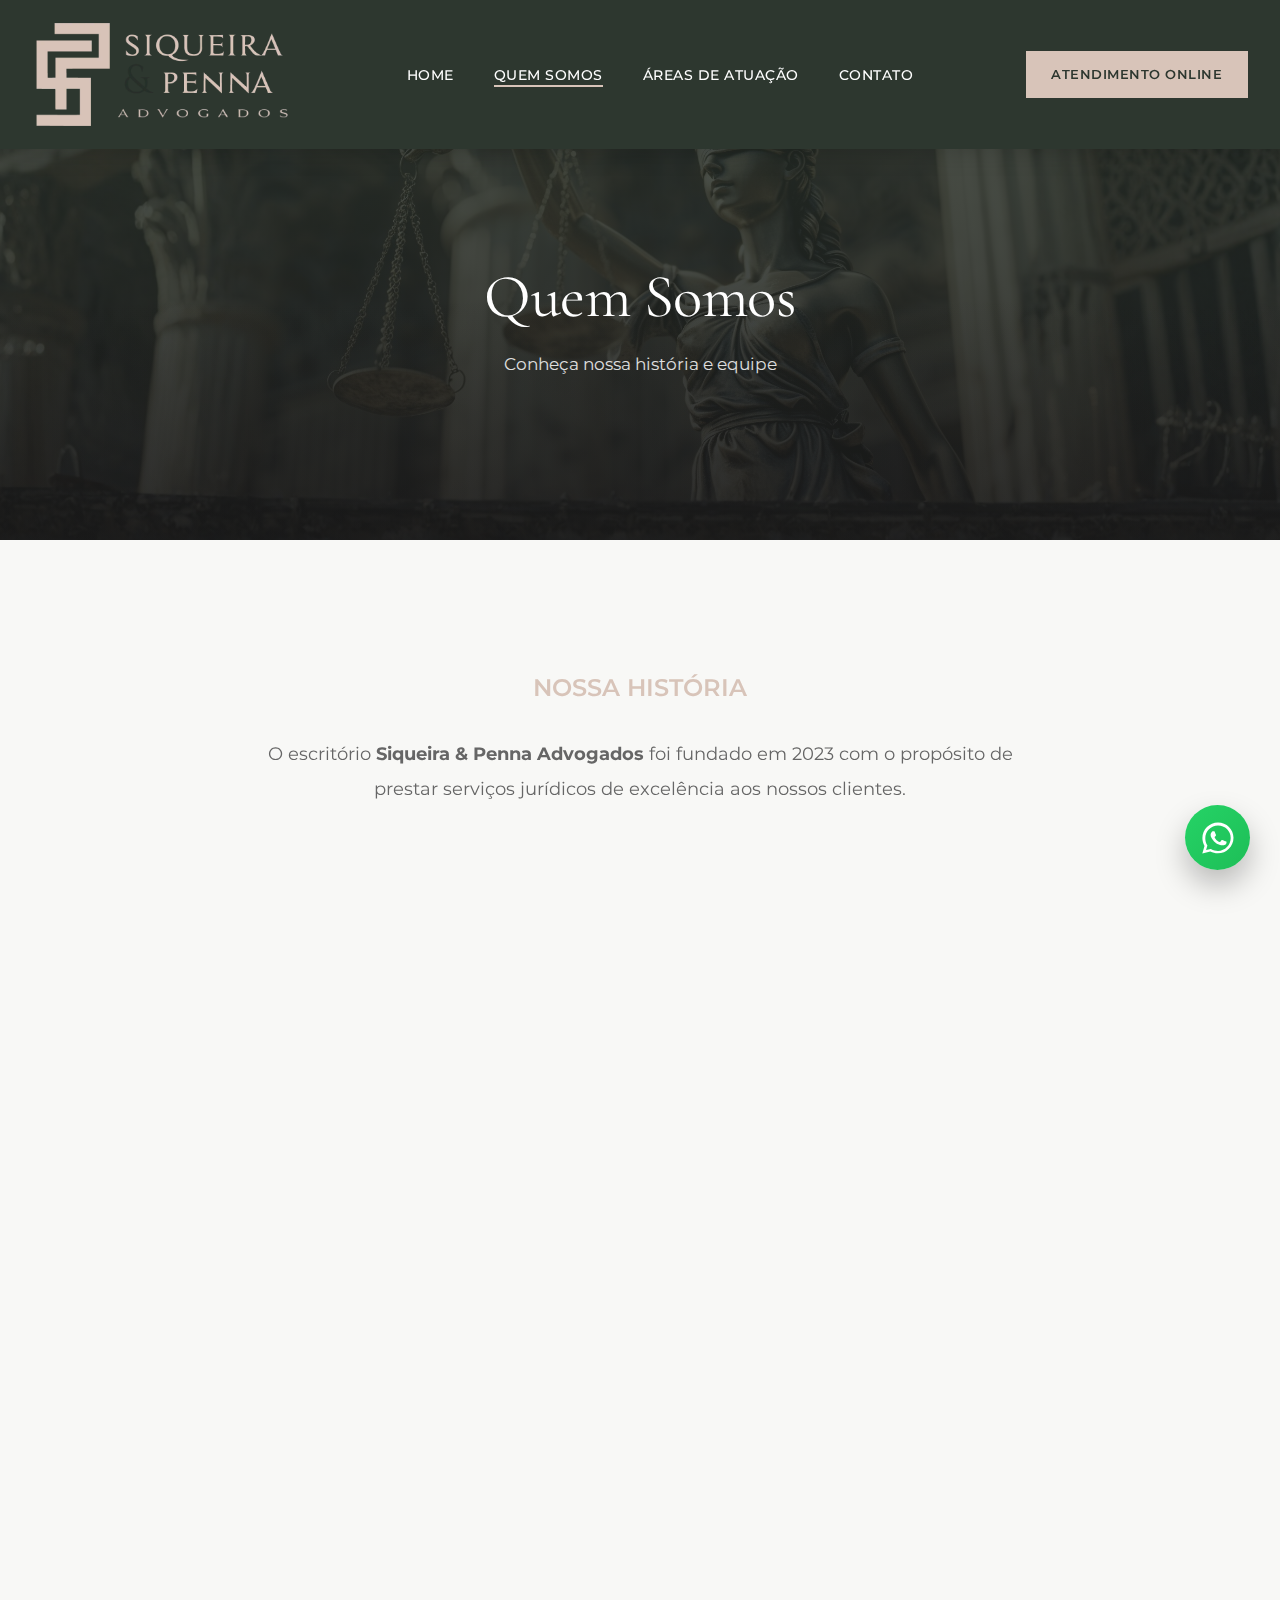
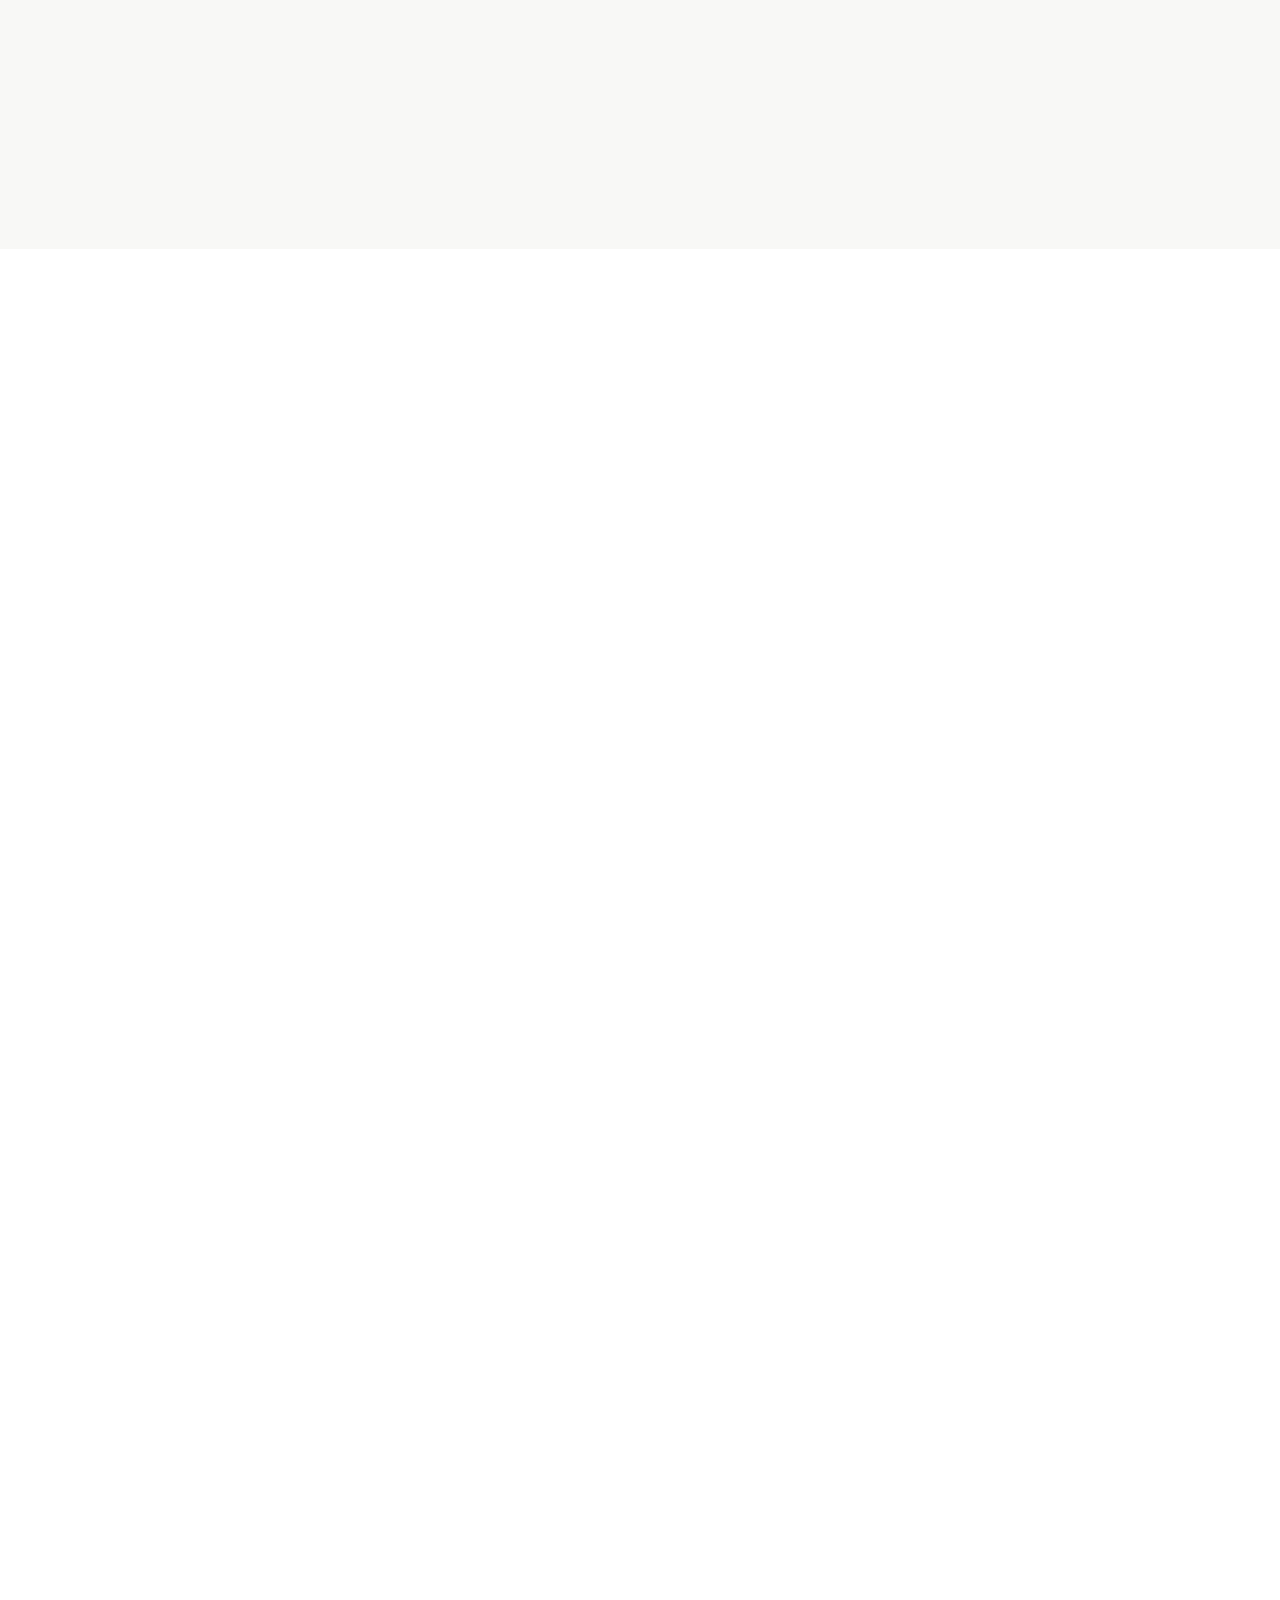
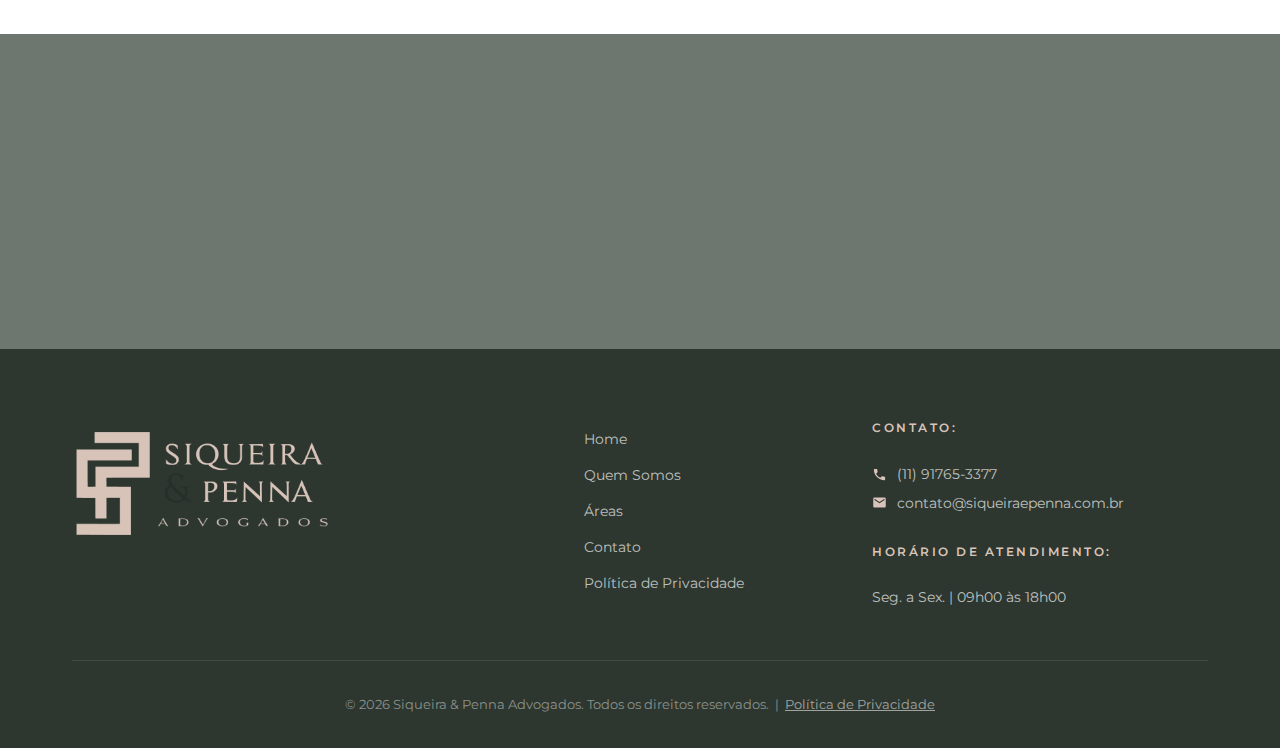
<file: somos.html>
<!DOCTYPE html>
<html lang="pt-BR">
<head>
    <meta charset="UTF-8">
    <meta name="viewport" content="width=device-width, initial-scale=1.0">

    <title>Quem Somos | Siqueira & Penna Advogados - Osasco, SP</title>
    <meta name="description" content="Conheça a história e as advogadas do escritório Siqueira & Penna. Carolina Siqueira Lemos (Trabalhista) e Camila Anéas Lovato Penna (Contratualista e Consumerista), em Osasco, SP.">
    <meta name="robots" content="index, follow">
    <link rel="canonical" href="https://www.siqueiraepenna.com.br/somos.html">

    <meta property="og:type" content="website">
    <meta property="og:url" content="https://www.siqueiraepenna.com.br/somos.html">
    <meta property="og:title" content="Quem Somos | Siqueira & Penna Advogados">
    <meta property="og:description" content="Conheça as advogadas do escritório Siqueira & Penna em Osasco, SP.">
    <meta property="og:image" content="https://www.siqueiraepenna.com.br/images/og-image.jpg">
    <meta property="og:locale" content="pt_BR">

    <link rel="stylesheet" href="style.css">
    <link rel="preconnect" href="https://fonts.googleapis.com">
    <link rel="preconnect" href="https://fonts.gstatic.com" crossorigin>
    <link href="https://fonts.googleapis.com/css2?family=Cormorant+Garamond:wght@300;400;500;600;700&family=Montserrat:wght@300;400;500;600;700&display=swap" rel="stylesheet">
</head>
<body>
    <nav class="navbar scrolled" id="navbar">
        <div class="nav-container">
            <a href="index.html" class="logo">
                <img src="images/logo-siqueira-penna.png" alt="Siqueira & Penna">
            </a>
            <button class="mobile-toggle" onclick="toggleMobileMenu()">
                <span></span>
                <span></span>
                <span></span>
            </button>
            <ul class="nav-links" id="navLinks">
                <li><a href="index.html" class="nav-link">Home</a></li>
                <li><a href="somos.html" class="nav-link active">Quem Somos</a></li>
                <li><a href="areas.html" class="nav-link">Áreas de Atuação</a></li>
                <li><a href="contato.html" class="nav-link">Contato</a></li>
            </ul>
            <a href="https://api.whatsapp.com/send?phone=5511917653377" class="btn-contact" target="_blank">Atendimento Online</a>
        </div>
    </nav>

    <section class="page-hero">
        <div class="hero-overlay"></div>
        <div class="hero-content">
            <h1 class="hero-title">Quem Somos</h1>
            <p class="hero-subtitle">Conheça nossa história e equipe</p>
        </div>
    </section>

    <section class="sobre-page">
        <div class="container">
            <div class="sobre-intro" data-aos="fade-up">
                <span class="label">Nossa História</span>
                <p class="lead">O escritório <strong>Siqueira & Penna Advogados</strong> foi fundado em 2023 com o propósito de prestar serviços jurídicos de excelência aos nossos clientes.</p>
            </div>

            <div class="sobre-details">
                <div class="detail-item" data-aos="fade-right">
                    <div class="valor-icon">
                        <img src="images/alvo.png" alt="Ícone representando a missão do escritório" loading="lazy">
                    </div>
                    <div class="detail-content">
                        <h3>Nossa Missão</h3>
                        <p>Fornecer serviços jurídicos de excelência, orientação personalizada e soluções eficazes, ajudando nossos clientes a alcançar seus objetivos e proteger seus interesses de forma ética e eficiente.</p>
                    </div>
                </div>
                <div class="detail-item" data-aos="fade-right" data-aos-delay="100">
                    <div class="valor-icon">
                        <img src="images/olho.png" alt="Ícone representando a visão do escritório" loading="lazy">
                    </div>
                    <div class="detail-content">
                        <h3>Nossa Visão</h3>
                        <p>Ser reconhecido como um escritório de advocacia inovador e confiável, que oferece soluções jurídicas personalizadas e de alta qualidade aos seus clientes.</p>
                    </div>
                </div>
                <div class="detail-item" data-aos="fade-right" data-aos-delay="200">
                    <div class="valor-icon">
                        <img src="images/diamante.png" alt="Ícone representando os valores do escritório" loading="lazy">
                    </div>
                    <div class="detail-content">
                        <h3>Nossos Valores</h3>
                        <p>Ética, comprometimento, transparência, inovação, excelência e respeito aos clientes, buscando sempre a justiça e a solução mais adequada para cada caso.</p>
                    </div>
                </div>
            </div>
        </div>
    </section>

    <section class="team-section">
        <div class="container">
            <div class="section-header" data-aos="fade-up">
                <span class="label">Nossa Equipe</span>
            </div>

            <div class="team-grid">
                <div class="team-member" data-aos="fade-up">
                    <div class="member-photo">
                        <img src="images/carol.jpeg" alt="Carolina Siqueira Lemos - Advogada Trabalhista OAB/SP 466.474" loading="lazy">
                    </div>
                    <div class="member-info">
                        <h3>Carolina Siqueira Lemos</h3>
                        <span class="member-role">Sócia-Proprietária</span>
                        <span class="oab">OAB/SP 466.474</span>
                        <p>Sócia-Proprietária do escritório Siqueira & Penna Sociedade de Advogados. Advogada Trabalhista. Atuante no consultivo, preventivo e contencioso Trabalhista. Pós-Graduada em Direito e Processo do Trabalho pela FAAP.</p>
                        <div class="member-specialties">
                            <span class="specialty">Direito Trabalhista</span>
                            <span class="specialty">Consultoria Preventiva</span>
                            <span class="specialty">Contencioso</span>
                        </div>
                        <a href="https://api.whatsapp.com/send?phone=5511917653377" class="btn-profile" target="_blank">Entrar em Contato</a>
                    </div>
                </div>

                <div class="team-member" data-aos="fade-up" data-aos-delay="100">
                    <div class="member-photo">
                        <img src="images/camila.jpeg" alt="Camila Anéas Lovato Penna - Advogada Contratualista e Consumerista OAB/SP 469.117" loading="lazy">
                    </div>
                    <div class="member-info">
                        <h3>Camila Anéas Lovato Penna</h3>
                        <span class="member-role">Sócia-Proprietária</span>
                        <span class="oab">OAB/SP 469.117</span>
                        <p>Sócia-Proprietária do escritório Siqueira & Penna Sociedade de Advogados. Advogada Contratualista e Consumerista. Atuante no contencioso Consumerista. Cursou Programa de Pós-Graduação de Curta Duração em Contract Design pela FGV.</p>
                        <div class="member-specialties">
                            <span class="specialty">Direito Contratual</span>
                            <span class="specialty">Direito Consumerista</span>
                            <span class="specialty">Contract Design</span>
                        </div>
                        <a href="https://api.whatsapp.com/send?phone=5511917653377" class="btn-profile" target="_blank">Entrar em Contato</a>
                    </div>
                </div>
            </div>
        </div>
    </section>

    <section class="cta-section">
        <div class="container">
            <div class="cta-content" data-aos="zoom-in">
                <p>Entre em contato conosco e agende uma consulta</p>
                <a href="contato.html" class="btn-hero">Fale Conosco</a>
            </div>
        </div>
    </section>

    <footer class="footer">
        <div class="container">
            <div class="footer-content">
                <div class="footer-brand">
                    <img src="images/logo-siqueira-penna.png" alt="Siqueira & Penna" class="footer-logo">
                </div>
                <div class="footer-links">
                    <ul>
                        <li><a href="index.html">Home</a></li>
                        <li><a href="somos.html">Quem Somos</a></li>
                        <li><a href="areas.html">Áreas</a></li>
                        <li><a href="contato.html">Contato</a></li>
                        <li><a href="privacidade.html">Política de Privacidade</a></li>
                    </ul>
                </div>
                <div class="footer-contact">
                    <h4>Contato:</h4>
                    <p class="footer-icon">
                        <svg viewBox="0 0 24 24" fill="currentColor">
                            <path
                                d="M20 15.5c-1.25 0-2.45-.2-3.57-.57-.35-.11-.74-.03-1.02.24l-2.2 2.2c-2.83-1.44-5.15-3.75-6.59-6.59l2.2-2.21c.28-.26.36-.65.25-1C8.7 6.45 8.5 5.25 8.5 4c0-.55-.45-1-1-1H4c-.55 0-1 .45-1 1 0 9.39 7.61 17 17 17 .55 0 1-.45 1-1v-3.5c0-.55-.45-1-1-1z" />
                        </svg>
                        (11) 91765-3377
                    </p>

                    <p class="footer-icon">
                        <svg viewBox="0 0 24 24" fill="currentColor">
                            <path
                                d="M20 4H4c-1.1 0-1.99.9-1.99 2L2 18c0 1.1.9 2 2 2h16c1.1 0 2-.9 2-2V6c0-1.1-.9-2-2-2zm0 4l-8 5-8-5V6l8 5 8-5v2z" />
                        </svg>
                        contato@siqueiraepenna.com.br
                    </p>
                    <br>
                    <h4>Horário de Atendimento:</h4>
                    <p>Seg. a Sex. | 09h00 às 18h00</p>

                </div>
            </div>
            <div class="footer-bottom">
                <p>&copy; 2026 Siqueira & Penna Advogados. Todos os direitos reservados. &nbsp;|&nbsp; <a href="privacidade.html" style="color:rgba(255,255,255,0.55);text-decoration:underline;">Política de Privacidade</a></p>
            </div>
        </div>
    </footer>

    <a href="https://api.whatsapp.com/send?phone=5511917653377" 
   class="whatsapp-float" 
   target="_blank" 
   aria-label="Fale conosco no WhatsApp">

    <svg viewBox="0 0 32 32">
        <path d="M16 .4C7.4.4.4 7.3.4 16c0 2.8.7 5.5 2.1 7.9L.3 31.6l8-2.1c2.3 1.2 4.9 1.8 7.6 1.8 8.6 0 15.6-6.9 15.6-15.6S24.6.4 16 .4zm0 28.5c-2.4 0-4.7-.6-6.7-1.7l-.5-.3-4.7 1.2 1.3-4.6-.3-.5c-1.2-2-1.8-4.3-1.8-6.7 0-7 5.7-12.7 12.7-12.7S28.7 9 28.7 16 23 28.9 16 28.9zm7.1-9.6c-.4-.2-2.3-1.1-2.7-1.2-.4-.2-.6-.2-.9.2-.2.4-1 1.2-1.2 1.5-.2.2-.4.3-.8.1-.4-.2-1.7-.6-3.2-2-.1-.1-1.2-1.1-1.6-2.3-.2-.4 0-.6.1-.8.2-.2.4-.4.6-.6.2-.2.3-.4.5-.7.2-.3.1-.5 0-.7-.1-.2-.9-2.2-1.2-3-.3-.7-.6-.6-.9-.6h-.8c-.3 0-.7.1-1 .5-.3.4-1.4 1.3-1.4 3.2 0 1.9 1.4 3.7 1.6 4 .2.3 2.7 4.2 6.6 5.7.9.3 1.7.5 2.3.6 1 .2 1.9.1 2.6.1.8-.1 2.3-.9 2.6-1.8.3-.9.3-1.7.2-1.8-.1-.2-.3-.3-.7-.5z"/>
    </svg>

    <span class="whatsapp-tooltip">Fale conosco</span>
    </a>
    

    <!-- Banner LGPD / Cookies -->
    <div class="cookie-banner" id="cookieBanner">
        <p>Utilizamos cookies essenciais para o funcionamento do site. Ao continuar navegando, você concorda com nossa <a href="privacidade.html">Política de Privacidade</a> em conformidade com a <strong>LGPD</strong>.</p>
        <div class="cookie-banner-btns">
            <button class="cookie-btn-accept" onclick="acceptCookies()">Aceitar</button>
            <button class="cookie-btn-reject" onclick="rejectCookies()">Recusar</button>
        </div>
    </div>

    <script src="https://unpkg.com/aos@2.3.1/dist/aos.js"></script>
    <script src="script.js"></script>
</body>
</html>
</file>
<file: style.css>
/* ================================================
   SIQUEIRA & PENNA — style.css
   Versão limpa: apenas código utilizado
   ================================================ */

@import url('https://unpkg.com/aos@2.3.1/dist/aos.css');

/* ===== RESET ===== */
*, *::before, *::after {
    margin: 0;
    padding: 0;
    box-sizing: border-box;
}

/* ===== VARIÁVEIS ===== */
:root {
    --primary:       #2d372f;
    --secondary:     #D8C4B9;
    --dark:          #1a1a1a;
    --light:         #ffffff;
    --gray:          #666666;
    --bg-light:      #f8f8f6;
    --font-heading:  'Cormorant Garamond', serif;
    --font-body:     'Montserrat', sans-serif;
    --transition:    all 0.4s cubic-bezier(0.4, 0, 0.2, 1);
    --shadow-sm:     0 4px 16px rgba(0,0,0,0.07);
    --shadow-md:     0 10px 32px rgba(0,0,0,0.11);
    --shadow-lg:     0 20px 48px rgba(0,0,0,0.15);
}

/* ===== BASE ===== */
html {
    scroll-behavior: smooth;
    overflow-x: hidden;
}

body {
    font-family: var(--font-body);
    color: var(--dark);
    line-height: 1.7;
    overflow-x: hidden;
}

h1, h2, h3, h4, h5, h6 {
    font-family: var(--font-heading);
    font-weight: 500;
    line-height: 1.2;
}

img { max-width: 100%; display: block; }

/* Previne scrollbar nas seções durante animações AOS */
section { overflow: clip; }

/* ===== CONTAINER ===== */
.container {
    max-width: 1200px;
    margin: 0 auto;
    padding: 0 2rem;
}

/* ===== ELEMENTOS COMPARTILHADOS ===== */
.label {
    display: inline-block;
    color: var(--secondary);
    font-size: 1.5rem;
    font-weight: 600;
    text-transform: uppercase;
    margin-bottom: 0.75rem;
}

.section-header {
    text-align: center;
    margin-bottom: 4rem;
}

.btn-outline {
    display: inline-block;
    margin-top: 1.5rem;
    padding: 0.9rem 2rem;
    border: 2px solid var(--primary);
    color: var(--primary);
    text-decoration: none;
    font-weight: 600;
    text-transform: uppercase;
    letter-spacing: 1px;
    font-size: 0.85rem;
    transition: var(--transition);
}

.btn-outline:hover {
    background: var(--primary);
    color: var(--light);
}

/* ===== NAVBAR ===== */
.navbar {
    position: fixed;
    top: 0;
    width: 100%;
    z-index: 1000;
    padding: 0.75rem 0;
    background: var(--primary);
    transition: var(--transition);
}

.navbar.scrolled {
    box-shadow: 0 2px 24px rgba(0,0,0,0.18);
}

.nav-container {
    max-width: 1400px;
    margin: 0 auto;
    padding: 0 2rem;
    display: flex;
    justify-content: space-between;
    align-items: center;
    gap: 2rem;
}

.logo img { height: 125px; }

.nav-links {
    display: flex;
    list-style: none;
    gap: 2.5rem;
}

.nav-link {
    color: var(--light);
    text-decoration: none;
    font-size: 0.85rem;
    font-weight: 500;
    letter-spacing: 0.5px;
    text-transform: uppercase;
    position: relative;
    transition: var(--transition);
    white-space: nowrap;
}

.nav-link::after {
    content: '';
    position: absolute;
    bottom: -4px;
    left: 0;
    width: 0;
    height: 2px;
    background: var(--secondary);
    transition: var(--transition);
}

.nav-link:hover::after,
.nav-link.active::after { width: 100%; }

.btn-contact {
    padding: 0.75rem 1.6rem;
    background: var(--secondary);
    color: var(--primary);
    text-decoration: none;
    font-weight: 600;
    letter-spacing: 0.5px;
    text-transform: uppercase;
    font-size: 0.82rem;
    transition: var(--transition);
    white-space: nowrap;
    flex-shrink: 0;
}

.btn-contact:hover {
    background: var(--light);
    transform: translateY(-2px);
}

.mobile-toggle {
    display: none;
    flex-direction: column;
    gap: 5px;
    background: none;
    border: none;
    cursor: pointer;
    padding: 4px;
    z-index: 1001;
}

.mobile-toggle span {
    width: 25px;
    height: 2px;
    background: var(--light);
    display: block;
    transition: var(--transition);
}

.mobile-toggle.active span:nth-child(1) { transform: rotate(45deg) translate(5px, 5px); }
.mobile-toggle.active span:nth-child(2) { opacity: 0; }
.mobile-toggle.active span:nth-child(3) { transform: rotate(-45deg) translate(7px, -7px); }

/* ===== HERO ===== */
.hero {
    height: 100vh;
    min-height: 600px;
    background:
        linear-gradient(rgba(45, 55, 47, 0.68), rgba(26, 26, 26, 0.82)),
        url('images/heroimg.jpeg') center 15% / cover no-repeat;
    background-attachment: fixed;
    display: flex;
    align-items: center;
    justify-content: center;
    position: relative;
}

.hero-overlay {
    position: absolute;
    inset: 0;
    background: linear-gradient(to bottom, transparent 55%, rgba(26,26,26,0.35) 100%);
    pointer-events: none;
}

.hero-content {
    text-align: center;
    color: var(--light);
    position: relative;
    z-index: 1;
    max-width: 860px;
    padding: 0 2rem;
}

.hero-title {
    font-size: clamp(2.4rem, 5vw, 4.5rem);
    font-weight: 400;
    letter-spacing: -0.5px;
    margin-bottom: 2.5rem;
    animation: fadeInUp 0.9s ease;
}

.btn-hero {
    display: inline-flex;
    align-items: center;
    gap: 0.9rem;
    padding: 1.1rem 2.4rem;
    background: var(--secondary);
    color: var(--primary);
    text-decoration: none;
    font-weight: 600;
    letter-spacing: 1px;
    text-transform: uppercase;
    font-size: 0.88rem;
    transition: var(--transition);
    animation: fadeInUp 0.9s ease 0.25s both;
}

.btn-hero:hover {
    background: var(--light);
    transform: translateY(-3px);
    box-shadow: var(--shadow-lg);
}

.scroll-indicator {
    position: absolute;
    bottom: 2.5rem;
    left: 50%;
    transform: translateX(-50%);
    text-align: center;
    color: var(--light);
    z-index: 1;
    pointer-events: none;
}

.scroll-indicator span {
    font-size: 0.68rem;
    text-transform: uppercase;
    letter-spacing: 2.5px;
    display: block;
    margin-bottom: 0.6rem;
    opacity: 0.7;
}

.scroll-line {
    width: 1px;
    height: 38px;
    background: var(--secondary);
    margin: 0 auto;
    animation: scrollAnim 2s infinite;
}

/* ===== SOBRE ===== */
.sobre {
    padding: 8rem 0;
    background: var(--bg-light);
}

.sobre-content {
    display: grid;
    grid-template-columns: 1fr 1fr;
    gap: 6rem;
    align-items: center;
}

.sobre-text p {
    color: var(--gray);
    font-size: 1rem;
    line-height: 1.9;
    margin-bottom: 1.2rem;
}

.sobre-image {
    height: 520px;
    overflow: hidden;
    box-shadow: var(--shadow-md);
}

.sobre-image img {
    width: 100%;
    height: 100%;
    object-fit: cover;
    object-position: center top;
    transition: var(--transition);
}

.sobre-image:hover img { transform: scale(1.03); }

/* Vídeo na seção sobre */
.sobre-video {
    width: 100%;
    height: 100%;
    object-fit: cover;
    display: block;
}

.video-wrapper {
    position: relative;
    width: 100%;
    height: 100%;
}

.play-btn {
    position: absolute;
    top: 50%;
    left: 50%;
    transform: translate(-50%, -50%);
    width: 90px;
    height: 90px;
    border-radius: 50%;
    border: none;
    font-size: 40px;
    background: rgba(0, 0, 0, 0.6);
    color: #fff;
    cursor: pointer;
    transition: 0.3s;
}

.play-btn:hover {
    background: rgba(0, 0, 0, 0.8);
    transform: translate(-50%, -50%) scale(1.1);
}

/* ===== LGPD — Checkbox consentimento ===== */
.form-consent {
    display: flex;
    align-items: flex-start;
    gap: 0.75rem;
    margin-bottom: 1.5rem;
    cursor: pointer;
}

.form-consent input[type="checkbox"] {
    width: 18px;
    height: 18px;
    min-width: 18px;
    margin: 0;
    margin-top: 2px;
    border: 2px solid var(--secondary);
    background: var(--bg-light);
    cursor: pointer;
    accent-color: var(--primary);
}

.form-consent span {
    font-size: 0.82rem;
    color: var(--gray);
    line-height: 1.6;
}

.form-consent a {
    color: var(--primary);
    text-decoration: underline;
    font-weight: 600;
    transition: var(--transition);
}

.form-consent a:hover { color: var(--secondary); }

/* ===== LGPD — Banner de cookies ===== */
.cookie-banner {
    position: fixed;
    bottom: 0;
    left: 0;
    right: 0;
    background: var(--primary);
    color: var(--light);
    padding: 1.2rem 2rem;
    display: none;
    align-items: center;
    justify-content: space-between;
    gap: 2rem;
    z-index: 9998;
    box-shadow: 0 -4px 20px rgba(0,0,0,0.2);
    transition: transform 0.4s ease;
}

.cookie-banner.hidden {
    transform: translateY(100%);
    pointer-events: none;
}

.cookie-banner p {
    font-size: 0.85rem;
    line-height: 1.6;
    opacity: 0.9;
    margin: 0;
}

.cookie-banner a {
    color: var(--secondary);
    text-decoration: underline;
}

.cookie-banner-btns {
    display: flex;
    gap: 0.75rem;
    flex-shrink: 0;
}

.cookie-btn-accept {
    padding: 0.65rem 1.4rem;
    background: var(--secondary);
    color: var(--primary);
    border: none;
    font-family: var(--font-body);
    font-weight: 600;
    font-size: 0.82rem;
    text-transform: uppercase;
    letter-spacing: 0.5px;
    cursor: pointer;
    transition: var(--transition);
    white-space: nowrap;
}

.cookie-btn-accept:hover { background: var(--light); }

.cookie-btn-reject {
    padding: 0.65rem 1.2rem;
    background: transparent;
    color: rgba(255,255,255,0.7);
    border: 1px solid rgba(255,255,255,0.3);
    font-family: var(--font-body);
    font-size: 0.82rem;
    cursor: pointer;
    transition: var(--transition);
    white-space: nowrap;
}

.cookie-btn-reject:hover { color: var(--light); border-color: var(--light); }

/* ===== Página de Privacidade ===== */
.privacidade-page {
    padding: 10rem 0 6rem;
    background: var(--bg-light);
    min-height: 80vh;
}

.privacidade-content {
    max-width: 820px;
    margin: 0 auto;
}

.privacidade-header {
    margin-bottom: 3.5rem;
    padding-bottom: 2.5rem;
    border-bottom: 2px solid var(--secondary);
}

.privacidade-header h1 {
    font-size: clamp(2.4rem, 5vw, 3.5rem);
    color: var(--primary);
    margin-bottom: 0.75rem;
    font-weight: 400;
}

.privacidade-meta {
    font-size: 0.85rem;
    color: var(--gray);
    margin-top: 0.5rem;
}

.privacidade-body {
    display: flex;
    flex-direction: column;
    gap: 2.5rem;
}

.priv-section h2 {
    font-size: 1.4rem;
    color: var(--primary);
    margin-bottom: 1rem;
    font-weight: 500;
    padding-left: 1rem;
    border-left: 3px solid var(--secondary);
}

.priv-section p {
    color: var(--gray);
    line-height: 1.85;
    margin-bottom: 0.75rem;
    font-size: 0.95rem;
}

.priv-section ul {
    list-style: none;
    padding: 0;
    margin: 0.5rem 0 0.75rem;
    display: flex;
    flex-direction: column;
    gap: 0.5rem;
}

.priv-section ul li {
    color: var(--gray);
    font-size: 0.93rem;
    padding-left: 1.2rem;
    position: relative;
    line-height: 1.7;
}

.priv-section ul li::before {
    content: '—';
    position: absolute;
    left: 0;
    color: var(--secondary);
    font-weight: 600;
}

.priv-section a {
    color: var(--primary);
    font-weight: 600;
    text-decoration: underline;
}

.priv-section a:hover { color: var(--secondary); }

.privacidade-footer {
    margin-top: 3.5rem;
    padding-top: 2rem;
    border-top: 1px solid #e8e8e6;
}

@media (max-width: 600px) {
    .cookie-banner {
        flex-direction: column;
        align-items: flex-start;
        padding: 1.2rem 1.2rem 1.5rem;
        gap: 1rem;
    }
    .cookie-banner-btns { width: 100%; }
    .cookie-btn-accept, .cookie-btn-reject { flex: 1; text-align: center; }
    .privacidade-page { padding: 8rem 0 4rem; }
    .priv-section h2 { font-size: 1.2rem; }
}


/* ===== ÁREAS ===== */

.areas-atuacao-clean {
    background-color: var(--primary);
    padding: 80px 0;
}

.areas-wrapper {
    max-width: 850px;
    margin: 0 auto;
}

.area-item-new {
    border-bottom: 1px solid rgba(216, 196, 185, 0.2);
    padding: 25px 0;
    width: 100%;
}

.area-header-new {
    display: flex;
    align-items: center;
    gap: 20px;
    cursor: pointer;
}

.area-icon {
    width: 30px;
    height: 30px;
    object-fit: contain;
    filter: invert(94%) sepia(8%) saturate(546%) hue-rotate(323deg) brightness(91%) contrast(89%);
}

.area-header-new h3 {
    font-family: var(--font-heading);
    color: var(--light);
    font-size: 1.8rem;
    margin: 0;
    transition: var(--transition);
}

.area-reveal-new {
    max-height: 0;
    overflow: hidden;
    opacity: 0;
    transition: var(--transition);
    padding-left: 50px;
}

/* Hover só para dispositivos com mouse real (não touch) */
@media (hover: hover) and (pointer: fine) {
    .area-item-new:hover .area-reveal-new {
        max-height: 500px;
        opacity: 1;
        padding-top: 20px;
        padding-bottom: 15px;
    }

    .area-item-new:hover h3 {
        color: var(--secondary);
    }
}

.area-reveal-new .lead {
    color: rgba(255, 255, 255, 0.7);
    margin-bottom: 20px;
}

.area-features {
    display: grid;
    grid-template-columns: 1fr 1fr;
    gap: 12px;
}

.feature {
    display: flex;
    align-items: center;
    gap: 10px;
}

.feature svg {
    color: #C1E1C1;
    flex-shrink: 0;
}

.feature .lead {
    color: var(--secondary) !important;
    margin-bottom: 0 !important;
    font-size: 1rem;
}

@media (max-width: 600px) {
    .area-features {
        grid-template-columns: 1fr;
    }
    .area-reveal-new {
        padding-left: 0;
    }
}

/* ===== ADVOGADAS ===== */
.advogadas {
    padding: 8rem 0;
    background: var(--bg-light);
}

.advogadas-grid {
    display: grid;
    grid-template-columns: repeat(2, 1fr);
    gap: 3rem;
    max-width: 880px;
    margin: 0 auto;
}

.advogada-card {
    background: var(--light);
    overflow: hidden;
    box-shadow: var(--shadow-sm);
    transition: var(--transition);
}

.advogada-card:hover { box-shadow: var(--shadow-md); }

.advogada-photo {
    height: 420px;
    overflow: hidden;
}

.advogada-photo img {
    width: 100%;
    height: 100%;
    object-fit: cover;
    object-position: 50% 35%;
    transition: var(--transition);
}

.advogada-card:hover .advogada-photo img { transform: scale(1.04); }

.advogada-details { padding: 2.5rem; }

.advogada-details h3 {
    font-size: 1.7rem;
    color: var(--primary);
    margin-bottom: 0.4rem;
}

.oab {
    display: block;
    color: var(--secondary);
    font-weight: 600;
    font-size: 0.82rem;
    letter-spacing: 1.5px;
    text-transform: uppercase;
    margin-bottom: 1.2rem;
}

.advogada-details p {
    color: var(--gray);
    line-height: 1.8;
    font-size: 0.93rem;
    margin-bottom: 2rem;
}

.btn-profile {
    display: inline-block;
    padding: 0.75rem 1.8rem;
    background: var(--primary);
    color: var(--light);
    text-decoration: none;
    font-weight: 600;
    text-transform: uppercase;
    letter-spacing: 1px;
    font-size: 0.82rem;
    transition: var(--transition);
}

.btn-profile:hover {
    background: var(--secondary);
    color: var(--primary);
}

/* ===== AVALIAÇÕES ===== */
.avaliacoes {
    padding: 8rem 0;
    background: var(--light);
}

.google-badge {
    display: inline-flex;
    align-items: center;
    gap: 0.6rem;
    margin-top: 1rem;
    padding: 0.6rem 1.4rem;
    border: 1px solid #e4e4e4;
    border-radius: 40px;
    background: var(--light);
    box-shadow: 0 2px 10px rgba(0,0,0,0.06);
}

.badge-stars {
    color: #f9ab00;
    font-size: 1rem;
    letter-spacing: 1px;
}

.badge-score {
    font-size: 0.82rem;
    font-weight: 600;
    color: var(--gray);
    font-family: var(--font-body);
}

.avaliacoes-wrapper {
    position: relative;
}

.avaliacoes-grid {
    display: flex;
    gap: 2rem;
    overflow-x: auto;
    scroll-behavior: smooth;
    padding: 1rem 3rem;
}

.avaliacoes-grid::-webkit-scrollbar {
    height: 8px;
}

.avaliacoes-grid::-webkit-scrollbar-thumb {
    background: var(--secondary);
    border-radius: 10px;
}

.avaliacao-card {
    min-width: 340px;
    max-width: 340px;
    flex-shrink: 0;
}

.aval-btn {
    position: absolute;
    top: 50%;
    transform: translateY(-50%);
    background: var(--secondary);
    color: var(--primary);
    border: none;
    width: 44px;
    height: 44px;
    border-radius: 50%;
    cursor: pointer;
    font-size: 22px;
    display: flex;
    align-items: center;
    justify-content: center;
    z-index: 2;
    transition: var(--transition);
}

.aval-btn:hover {
    background: var(--light);
}

.aval-prev { left: 0; }
.aval-next { right: 0; }

.avaliacao-card {
    background: var(--bg-light);
    padding: 2.5rem;
    transition: var(--transition);
    border-bottom: 3px solid transparent;
}

.avaliacao-card:hover {
    transform: translateY(-6px);
    box-shadow: var(--shadow-md);
    border-bottom-color: var(--secondary);
}

.avaliacao-topo {
    display: flex;
    align-items: center;
    gap: 1rem;
    margin-bottom: 1.4rem;
}

.avaliacao-avatar {
    width: 44px;
    height: 44px;
    border-radius: 50%;
    background: var(--primary);
    color: var(--light);
    display: flex;
    align-items: center;
    justify-content: center;
    font-family: var(--font-heading);
    font-size: 1.2rem;
    font-weight: 500;
    flex-shrink: 0;
}

.avaliacao-topo strong {
    display: block;
    font-family: var(--font-heading);
    font-size: 1.1rem;
    color: var(--primary);
    font-weight: 600;
    margin-bottom: 0.15rem;
}

.avaliacao-stars {
    color: #f9ab00;
    font-size: 0.85rem;
    letter-spacing: 1px;
}

.avaliacao-card > p {
    color: var(--gray);
    font-size: 0.93rem;
    line-height: 1.85;
    font-style: italic;
}

/* ===== CONTATO ===== */
.contato {
    padding: 8rem 0;
    background: var(--bg-light);
}

.contato-grid {
    display: grid;
    grid-template-columns: 1fr 1fr;
    gap: 5rem;
    align-items: start;
}

.contato-info > p {
    color: var(--gray);
    margin-bottom: 3rem;
    font-size: 1rem;
    margin-top: 0.5rem;
}

.info-items {
    display: flex;
    flex-direction: column;
    gap: 2rem;
}

.info-item {
    display: flex;
    align-items: flex-start;
    gap: 1.5rem;
}

.info-icon {
    width: 48px;
    height: 48px;
    background: var(--secondary);
    border-radius: 50%;
    display: flex;
    align-items: center;
    justify-content: center;
    flex-shrink: 0;
}

.info-icon svg {
    width: 20px;
    height: 20px;
    fill: var(--primary);
}

.info-item h4 {
    font-size: 0.95rem;
    font-family: var(--font-body);
    font-weight: 600;
    margin-bottom: 0.3rem;
    color: var(--primary);
}

.info-item p {
    color: var(--gray);
    font-size: 0.92rem;
    line-height: 1.6;
}

.contato-form {
    background: var(--light);
    padding: 3rem;
    box-shadow: var(--shadow-md);
}

.form-row {
    display: grid;
    grid-template-columns: 1fr 1fr;
    gap: 1.2rem;
}

input, textarea {
    width: 100%;
    padding: 0.95rem 1.1rem;
    border: 2px solid #ebebeb;
    background: var(--bg-light);
    font-family: var(--font-body);
    font-size: 0.93rem;
    color: var(--dark);
    margin-bottom: 1.2rem;
    transition: var(--transition);
    display: block;
}

input:focus, textarea:focus {
    outline: none;
    border-color: var(--secondary);
    background: var(--light);
}

textarea {
    resize: vertical;
    min-height: 130px;
}

.btn-submit {
    width: 100%;
    padding: 1.1rem;
    background: var(--primary);
    color: var(--light);
    border: none;
    font-family: var(--font-body);
    font-weight: 600;
    text-transform: uppercase;
    letter-spacing: 1.5px;
    cursor: pointer;
    transition: var(--transition);
    font-size: 0.88rem;
}

.btn-submit:hover {
    background: var(--secondary);
    color: var(--primary);
}

/* ===== FOOTER ===== */
.footer {
    background: var(--primary);
    color: var(--light);
    padding: 4.5rem 0 2rem;
}

.footer-content {
    display: grid;
    grid-template-columns: 2fr 1fr 1.5fr;
    gap: 4rem;
    margin-bottom: 3rem;
}

.footer-logo { height: 125px; }

.footer-links h4,
.footer-contact h4 {
    color: var(--secondary);
    font-size: 0.75rem;
    letter-spacing: 2.5px;
    text-transform: uppercase;
    margin-bottom: 1.5rem;
    font-family: var(--font-body);
    font-weight: 600;
}

.footer-links ul { list-style: none; }

.footer-links a {
    color: rgba(255,255,255,0.7);
    text-decoration: none;
    font-size: 0.9rem;
    line-height: 2.5;
    transition: var(--transition);
    display: block;
}

.footer-links a:hover {
    color: var(--secondary);
    padding-left: 6px;
}

.footer-contact p {
    color: rgba(255,255,255,0.7);
    font-size: 0.9rem;
    line-height: 2;
}

.footer-icon {
    display: flex;
    align-items: center;
    gap: 10px;
}

.footer-icon svg {
    width: 15px;
    height: 15px;
    fill: var(--secondary);
    flex-shrink: 0;
}

.footer-bottom {
    text-align: center;
    padding-top: 2rem;
    border-top: 1px solid rgba(255,255,255,0.1);
    color: rgba(255,255,255,0.45);
    font-size: 0.84rem;
}

/* ===== ANIMAÇÕES ===== */
@keyframes fadeInUp {
    from { opacity: 0; transform: translateY(28px); }
    to   { opacity: 1; transform: translateY(0); }
}

@keyframes scrollAnim {
    0%, 100% { transform: translateY(0);    opacity: 1;   }
    50%       { transform: translateY(10px); opacity: 0.4; }
}

/* ===== RESPONSIVO ===== */

/* Tablet landscape */
@media (max-width: 1100px) {
    .logo img { height: 75px; }
    .nav-links { gap: 1.8rem; }
    .sobre-content { gap: 4rem; }
}

/* Tablet portrait */
@media (max-width: 900px) {
    .nav-links,
    .btn-contact { display: none; }

    .mobile-toggle { display: flex; }

    /* Menu mobile — tela cheia */
    .nav-links.active {
        display: flex;
        position: fixed;
        inset: 0;
        background: var(--primary);
        flex-direction: column;
        align-items: center;
        justify-content: center;
        gap: 2.5rem;
        z-index: 1000;
    }

    .nav-links.active .nav-link {
        font-size: 1.3rem;
        letter-spacing: 2px;
    }

    .sobre-content { grid-template-columns: 1fr; gap: 3rem; }
    .sobre-image   { height: 380px; }

    .areas-grid    { grid-template-columns: 1fr 1fr; }

    .advogadas-grid {
        grid-template-columns: 1fr;
        max-width: 480px;
    }

    .contato-grid  { grid-template-columns: 1fr; gap: 3.5rem; }
    .form-row      { grid-template-columns: 1fr; }

    .footer-content { grid-template-columns: 1fr; gap: 2.5rem; }
}

/* Mobile */
@media (max-width: 600px) {
    .logo img { height: 55px; }

    .hero {
        background-attachment: scroll;
    }

    .areas-grid    { grid-template-columns: 1fr; }
    .area-image    { height: 220px; }

    .sobre         { padding: 5rem 0; }
    .areas         { padding: 5rem 0; }
    .advogadas     { padding: 5rem 0; }
    .avaliacoes    { padding: 5rem 0; }
    .contato       { padding: 5rem 0; }

    .sobre-image   { height: 290px; }
    .advogada-photo { height: 340px; }

    .contato-form  { padding: 2rem 1.5rem; }
    .avaliacao-card { padding: 1.8rem; }

    .container     { padding: 0 1.2rem; }

    .footer        { padding: 3rem 0 1.5rem; }
    .footer-logo   { height: 60px; }
    .footer-content { gap: 2rem; }

    .google-badge  { flex-wrap: wrap; justify-content: center; }
}

/* ===== ACESSIBILIDADE ===== */
@media (prefers-reduced-motion: reduce) {
    *, *::before, *::after {
        animation-duration: 0.01ms !important;
        transition-duration: 0.01ms !important;
    }
    html { scroll-behavior: auto; }
}

:focus-visible {
    outline: 2px solid var(--secondary);
    outline-offset: 3px;
}

/* ===== PÁGINAS INTERNAS (somos, areas, contato) ===== */

/* Hero das páginas internas */
.page-hero {
    height: 60vh;
    min-height: 380px;
    background:
        linear-gradient(rgba(45, 55, 47, 0.82), rgba(26, 26, 26, 0.88)),
        url('images/justica.jpg') center 1% / cover no-repeat;
    display: flex;
    align-items: center;
    justify-content: center;
    text-align: center;
    position: relative;
    padding-top: 100px;
}

.page-hero-content { color: var(--light); }

.page-hero h1 {
    font-size: clamp(2.2rem, 5vw, 3.8rem);
    font-weight: 400;
    margin-bottom: 1rem;
}

.page-hero p {
    font-size: 1.05rem;
    opacity: 0.85;
}

/* Quem Somos */
.sobre-page {
    padding: 8rem 0;
    background: var(--bg-light);
}

.sobre-intro {
    text-align: center;
    max-width: 780px;
    margin: 0 auto 5rem;
}

.lead {
    font-size: 1.15rem;
    color: var(--gray);
    line-height: 1.9;
    margin-top: 1rem;
}

.sobre-details { max-width: 860px; margin: 0 auto; }

.detail-item {
    display: flex;
    gap: 2.5rem;
    padding: 3rem;
    background: var(--light);
    margin-bottom: 2rem;
    transition: var(--transition);
    box-shadow: var(--shadow-sm);
}

.detail-item:hover {
    transform: translateX(8px);
    box-shadow: var(--shadow-md);
}

.detail-number {
    font-size: 3rem;
    font-family: var(--font-heading);
    color: var(--secondary);
    font-weight: 300;
    min-width: 70px;
    line-height: 1;
    padding-top: 4px;
}

.detail-content h3 {
    font-size: 1.7rem;
    margin-bottom: 0.75rem;
    color: var(--primary);
}

.detail-content p { color: var(--gray); line-height: 1.85; }

.valor-icon img {
    width: 150px;
    height: 150px;
    object-fit: contain;

    filter:
        brightness(0)
        saturate(100%)
        invert(89%)
        sepia(16%)
        saturate(280%)
        hue-rotate(340deg)
        brightness(96%)
        contrast(92%);
}

/* Equipe (somos.html) */
.team-section {
    padding: 8rem 0;
    background: var(--light);
}

.team-grid {
    display: grid;
    grid-template-columns: repeat(2, 1fr);
    gap: 3rem;
    max-width: 900px;
    margin: 0 auto;
}

.team-member {
    background: var(--bg-light);
    overflow: hidden;
    box-shadow: var(--shadow-sm);
    transition: var(--transition);
}

.team-member:hover { box-shadow: var(--shadow-md); }

.member-photo {
    height: 440px;
    overflow: hidden;
}

.member-photo img {
    width: 100%;
    height: 100%;
    object-fit: cover;
    object-position: 50% 35%;
    transition: var(--transition);
}

.team-member:hover .member-photo img { transform: scale(1.04); }

.member-info { padding: 2.5rem; }

.member-role {
    display: block;
    color: var(--secondary);
    font-size: 0.78rem;
    font-weight: 600;
    text-transform: uppercase;
    letter-spacing: 1.5px;
    margin-bottom: 0.4rem;
}

.member-info h3 {
    font-size: 1.7rem;
    color: var(--primary);
    margin-bottom: 0.4rem;
}

.member-info .oab { margin-bottom: 1.2rem; }

.member-info p {
    color: var(--gray);
    font-size: 0.93rem;
    line-height: 1.8;
    margin-bottom: 2rem;
}

.member-specialties {
    display: flex;
    flex-wrap: wrap;
    gap: 0.5rem;
    margin-bottom: 2rem;
}

.specialty {
    padding: 0.4rem 1rem;
    background: var(--secondary);
    color: var(--primary);
    font-size: 0.72rem;
    font-weight: 600;
    text-transform: uppercase;
    letter-spacing: 0.5px;
}

/* Áreas (areas.html) */
.areas-full { padding: 8rem 0; background: var(--bg-light); }

.area-expanded {
    display: grid;
    grid-template-columns: 1fr;
    gap: 5rem;
    margin-bottom: 6rem;
    align-items: center;
}

.area-expanded-content {
    max-width: 800px;
    margin-left: auto;
    margin-right: auto;
}

.area-expanded-content a {
    display: block;
    width: fit-content;
    margin: 2rem auto 0 auto;
}

.area-expanded.reverse { direction: rtl; }
.area-expanded.reverse > * { direction: ltr; }

.area-expanded-image {
    height: 460px;
    overflow: hidden;
    box-shadow: var(--shadow-md);
}

.area-expanded-image img {
    width: 100%;
    height: 100%;
    object-fit: cover;
    transition: var(--transition);
}

.area-expanded:hover .area-expanded-image img { transform: scale(1.04); }

.area-tag {
    display: inline-block;
    color: var(--secondary);
    font-size: 0.78rem;
    font-weight: 600;
    letter-spacing: 2px;
    text-transform: uppercase;
    margin-bottom: 1rem;
}

.area-expanded-content h2 {
    font-size: 2.4rem;
    color: var(--primary);
    margin-bottom: 1.2rem;
    
}

.area-expanded-content p {
    color: var(--gray);
    line-height: 1.85;
    margin-bottom: 2rem;
}

.area-features {
    display: grid;
    grid-template-columns: repeat(2, 1fr);
    gap: 0.75rem;
    margin-bottom: 2.5rem;
}

.feature {
    display: flex;
    align-items: center;
    gap: 0.65rem;
}

.feature svg { fill: var(--secondary); flex-shrink: 0; }
.feature span { color: var(--gray); font-size: 0.9rem; }

/* Contato (contato.html) */
.contato-page { padding: 8rem 0; background: var(--bg-light); }

.contato-grid-page {
    display: grid;
    grid-template-columns: 1fr 1fr;
    gap: 5rem;
}

.contato-info-page .label { margin-bottom: 0.5rem; }

.contato-info-page h2 {
    font-size: 2.8rem;
    color: var(--primary);
    margin-bottom: 1.2rem;
}

.contato-info-page > p {
    color: var(--gray);
    margin-bottom: 3rem;
    font-size: 1rem;
}

.contact-cards {
    display: flex;
    flex-direction: column;
    gap: 1.5rem;
}

.contact-card {
    display: flex;
    gap: 1.5rem;
    padding: 2rem;
    background: var(--light);
    transition: var(--transition);
    box-shadow: var(--shadow-sm);
}

.contact-card:hover {
    transform: translateX(5px);
    box-shadow: var(--shadow-md);
}

.contact-card-icon {
    width: 56px;
    height: 56px;
    background: var(--secondary);
    border-radius: 50%;
    display: flex;
    align-items: center;
    justify-content: center;
    flex-shrink: 0;
}

.contact-card-icon svg { width: 26px; height: 26px; fill: var(--primary); }

.contact-card-content h4 {
    font-size: 1.1rem;
    color: var(--primary);
    margin-bottom: 0.4rem;
}

.contact-card-content p {
    color: var(--dark);
    font-weight: 600;
    font-size: 0.93rem;
    margin-bottom: 0.2rem;
}

.contact-card-content span {
    color: var(--gray);
    font-size: 0.87rem;
}

.whatsapp-link {
    color: var(--secondary);
    font-weight: 600;
    text-decoration: none;
    transition: var(--transition);
}

.whatsapp-link:hover { color: var(--primary); }

.form-box {
    background: var(--light);
    padding: 3rem;
    box-shadow: var(--shadow-md);
}

.form-box h3 {
    font-size: 2rem;
    color: var(--primary);
    margin-bottom: 0.4rem;
}

.form-box > p {
    color: var(--gray);
    margin-bottom: 2rem;
    font-size: 0.93rem;
}

.form-group-page { margin-bottom: 1.4rem; }

.form-group-page label {
    display: block;
    margin-bottom: 0.4rem;
    color: var(--primary);
    font-weight: 600;
    font-size: 0.87rem;
}

.form-group-page input,
.form-group-page select,
.form-group-page textarea {
    width: 100%;
    padding: 0.95rem 1.1rem;
    border: 2px solid #ebebeb;
    background: var(--bg-light);
    font-family: var(--font-body);
    font-size: 0.93rem;
    transition: var(--transition);
}

.form-group-page input:focus,
.form-group-page select:focus,
.form-group-page textarea:focus {
    outline: none;
    border-color: var(--secondary);
    background: var(--light);
}

.form-row-page {
    display: grid;
    grid-template-columns: 1fr 1fr;
    gap: 1.2rem;
}

.btn-submit-page {
    width: 100%;
    padding: 1.1rem;
    background: var(--primary);
    color: var(--light);
    border: none;
    font-family: var(--font-body);
    font-weight: 600;
    text-transform: uppercase;
    letter-spacing: 1.5px;
    cursor: pointer;
    transition: var(--transition);
    font-size: 0.88rem;
}

.btn-submit-page:hover {
    background: var(--secondary);
    color: var(--primary);
}

/* CTA SECTION */
.cta-section {
    padding: 6rem 0;
    background: #6D776F;
}

.cta-content {
    text-align: center;
    color: var(--light);
}

.cta-content h2 {
    font-size: 3rem;
    margin-bottom: 1rem;
    color: var(--light);
}

.cta-content p {
    font-size: 1.2rem;
    margin-bottom: 2rem;
    opacity: 0.9;
}

/* Mapa */
.map-section { padding: 0; }

.map-container-full { width: 100%; height: 480px; }

.map-container-full iframe {
    width: 100%;
    height: 100%;
    border: none;
    display: block;
}

/* Responsivo páginas internas */
@media (max-width: 900px) {
    .team-grid,
    .area-expanded,
    .contato-grid-page { grid-template-columns: 1fr; gap: 2.5rem; }

    .area-expanded.reverse { direction: ltr; }
    .area-expanded-image { height: 320px; }
    .area-features { grid-template-columns: 1fr; }
    .form-row-page { grid-template-columns: 1fr; }
    .detail-item { flex-direction: column; gap: 1rem; }
}

@media (max-width: 600px) {
    .page-hero { min-height: 50vh; padding-top: 80px; }
    .form-box { padding: 2rem 1.5rem; }
    .contact-card { padding: 1.5rem; }
    .member-photo { height: 320px; }
    .sobre-page, .areas-full, .team-section, .contato-page { padding: 5rem 0; }
}

.whatsapp-float {
    position: fixed;
    bottom: 30px;
    right: 30px;
    width: 65px;
    height: 65px;
    background: linear-gradient(135deg, #25D366, #1ebe57);
    border-radius: 50%;
    display: flex;
    align-items: center;
    justify-content: center;
    box-shadow: 0 15px 30px rgba(0,0,0,0.25);
    z-index: 999;
    transition: all 0.3s ease;
    animation: floatIn 0.6s ease forwards;
}

.whatsapp-float svg {
    width: 32px;
    height: 32px;
    fill: white;
}

.whatsapp-float:hover {
    transform: translateY(-5px) scale(1.05);
    box-shadow: 0 20px 40px rgba(0,0,0,0.3);
}

.whatsapp-tooltip {
    position: absolute;
    right: 80px;
    background: var(--primary);
    color: white;
    padding: 8px 14px;
    border-radius: 30px;
    font-size: 0.85rem;
    opacity: 0;
    pointer-events: none;
    transform: translateX(10px);
    transition: 0.3s ease;
    white-space: nowrap;
}

.whatsapp-float:hover .whatsapp-tooltip {
    opacity: 1;
    transform: translateX(0);
}

@keyframes floatIn {
    from { opacity: 0; transform: translateY(20px); }
    to   { opacity: 1; transform: translateY(0); }
}

/* ================================================
   ÁREAS DE ATUAÇÃO — página areas.html
   ================================================ */

.areas-page {
    padding: 7rem 0 4rem;
    background: var(--bg-light);
}

.area-bloco {
    display: grid;
    grid-template-columns: 80px 1fr;
    gap: 0;
    margin-bottom: 3px;
    background: var(--light);
    overflow: hidden;
    transition: var(--transition);
    box-shadow: 0 2px 12px rgba(0,0,0,0.05);
}

.area-bloco--alt {
    background: var(--primary);
}

.area-bloco--alt .area-bloco-body {
    background: var(--primary);
}

.area-bloco--alt h2,
.area-bloco--alt .area-bloco-body h2,
.area-bloco--alt p,
.area-bloco--alt .area-bloco-body > p,
.area-bloco--alt .area-bloco-tag {
    color: rgba(255,255,255,0.9) !important;
}

.area-bloco--alt .area-bloco-tag {
    background: rgba(201,184,150,0.2);
    color: var(--secondary);
}

.area-bloco--alt .area-bloco-features li {
    color: rgba(255,255,255,0.8);
}

.area-bloco--alt .area-bloco-features svg {
    color: var(--secondary);
}

.area-bloco--alt .area-bloco-btn {
    border-color: var(--secondary);
    color: var(--secondary);
}

.area-bloco--alt .area-bloco-btn:hover {
    background: var(--secondary);
    color: var(--primary);
}

.area-bloco--alt .area-bloco-icon {
    filter: brightness(0) invert(1) opacity(0.7);
}

.area-bloco-numero {
    background: var(--primary);
    display: flex;
    align-items: flex-start;
    justify-content: center;
    padding-top: 3rem;
    font-family: var(--font-heading);
    font-size: 1.1rem;
    color: var(--secondary);
    font-weight: 300;
    letter-spacing: 2px;
    writing-mode: vertical-rl;
    text-orientation: mixed;
    transform: rotate(180deg);
    min-height: 100%;
}

.area-bloco--alt .area-bloco-numero {
    background: rgba(0,0,0,0.15);
}

.area-bloco-body {
    padding: 3.5rem 4rem;
    background: var(--light);
}

.area-bloco-header {
    display: flex;
    align-items: center;
    gap: 1.5rem;
    margin-bottom: 1.5rem;
}

.area-bloco-icon {
    width: 52px;
    height: 52px;
    object-fit: contain;
    filter: brightness(0) saturate(100%) invert(31%) sepia(12%) saturate(620%) hue-rotate(83deg) brightness(82%) contrast(88%);
    flex-shrink: 0;
}

.area-bloco-tag {
    display: inline-block;
    font-size: 0.72rem;
    font-weight: 600;
    letter-spacing: 2.5px;
    text-transform: uppercase;
    color: var(--secondary);
    background: rgba(201,184,150,0.12);
    padding: 0.3rem 0.9rem;
    margin-bottom: 0.4rem;
}

.area-bloco h2 {
    font-size: clamp(2rem, 3.5vw, 2.8rem);
    color: var(--primary);
    font-weight: 400;
    line-height: 1.1;
}

.area-bloco > .area-bloco-body > p {
    color: var(--gray);
    font-size: 1rem;
    line-height: 1.9;
    max-width: 640px;
    margin-bottom: 2rem;
}

.area-bloco-features {
    list-style: none;
    display: grid;
    grid-template-columns: 1fr 1fr;
    gap: 0.6rem 2rem;
    margin-bottom: 2.5rem;
}

.area-bloco-features li {
    display: flex;
    align-items: center;
    gap: 0.6rem;
    color: var(--gray);
    font-size: 0.9rem;
}

.area-bloco-features svg {
    width: 18px;
    height: 18px;
    color: var(--secondary);
    flex-shrink: 0;
}

.area-bloco-btn {
    display: inline-block;
    padding: 0.85rem 2rem;
    border: 2px solid var(--primary);
    color: var(--primary);
    text-decoration: none;
    font-weight: 600;
    text-transform: uppercase;
    letter-spacing: 1px;
    font-size: 0.82rem;
    transition: var(--transition);
}

.area-bloco-btn:hover {
    background: var(--primary);
    color: var(--light);
}

/* CTA na página de áreas */
.areas-cta {
    padding: 6rem 0;
    background: var(--primary);
    text-align: center;
}

.areas-cta p {
    color: rgba(255,255,255,0.85);
    font-size: 1.15rem;
    margin-bottom: 2rem;
    font-family: var(--font-heading);
    font-size: 1.6rem;
    font-weight: 300;
}

.areas-cta .btn-hero {
    animation: none;
}

/* Responsivo áreas page */
@media (max-width: 768px) {
    .area-bloco {
        grid-template-columns: 1fr;
    }

    .area-bloco-numero {
        writing-mode: horizontal-tb;
        transform: none;
        padding: 1rem 2rem;
        font-size: 0.85rem;
        letter-spacing: 3px;
        min-height: auto;
    }

    .area-bloco-body {
        padding: 2.5rem 1.5rem;
    }

    .area-bloco-features {
        grid-template-columns: 1fr;
    }

    .areas-cta p {
        font-size: 1.3rem;
    }
}

/* ================================================
   CORREÇÃO: ícones de valores no mobile (somos.html)
   ================================================ */

@media (max-width: 768px) {
    .valor-icon img {
        width: 70px !important;
        height: 70px !important;
    }
}

@media (max-width: 480px) {
    .valor-icon img {
        width: 55px !important;
        height: 55px !important;
    }
}

/* ================================================
   ACCORDION ÁREAS — seta + estado .open (mobile)
   ================================================ */

/* Seta indicativa no header */
.area-header-new {
    position: relative;
}

.area-header-new::after {
    content: '';
    display: block;
    width: 10px;
    height: 10px;
    border-right: 2px solid var(--secondary);
    border-bottom: 2px solid var(--secondary);
    transform: rotate(45deg);
    margin-left: auto;
    flex-shrink: 0;
    transition: var(--transition);
}

/* Quando aberto, seta aponta para cima */
.area-item-new.open .area-header-new::after {
    transform: rotate(-135deg);
    margin-top: 4px;
}

/* Estado .open via JS (mobile/touch) */
.area-item-new.open .area-reveal-new {
    max-height: 500px !important;
    opacity: 1 !important;
    padding-top: 20px !important;
    padding-bottom: 15px !important;
}

.area-item-new.open h3 {
    color: var(--secondary) !important;
}

/* No desktop: hover continua funcionando normalmente */
@media (hover: hover) and (pointer: fine) {
    .area-item-new:hover .area-reveal-new {
        max-height: 500px;
        opacity: 1;
        padding-top: 20px;
        padding-bottom: 15px;
    }

    .area-item-new:hover h3 {
        color: var(--secondary);
    }

    .area-item-new:hover .area-header-new::after {
        transform: rotate(-135deg);
        margin-top: 4px;
    }
}
</file>
